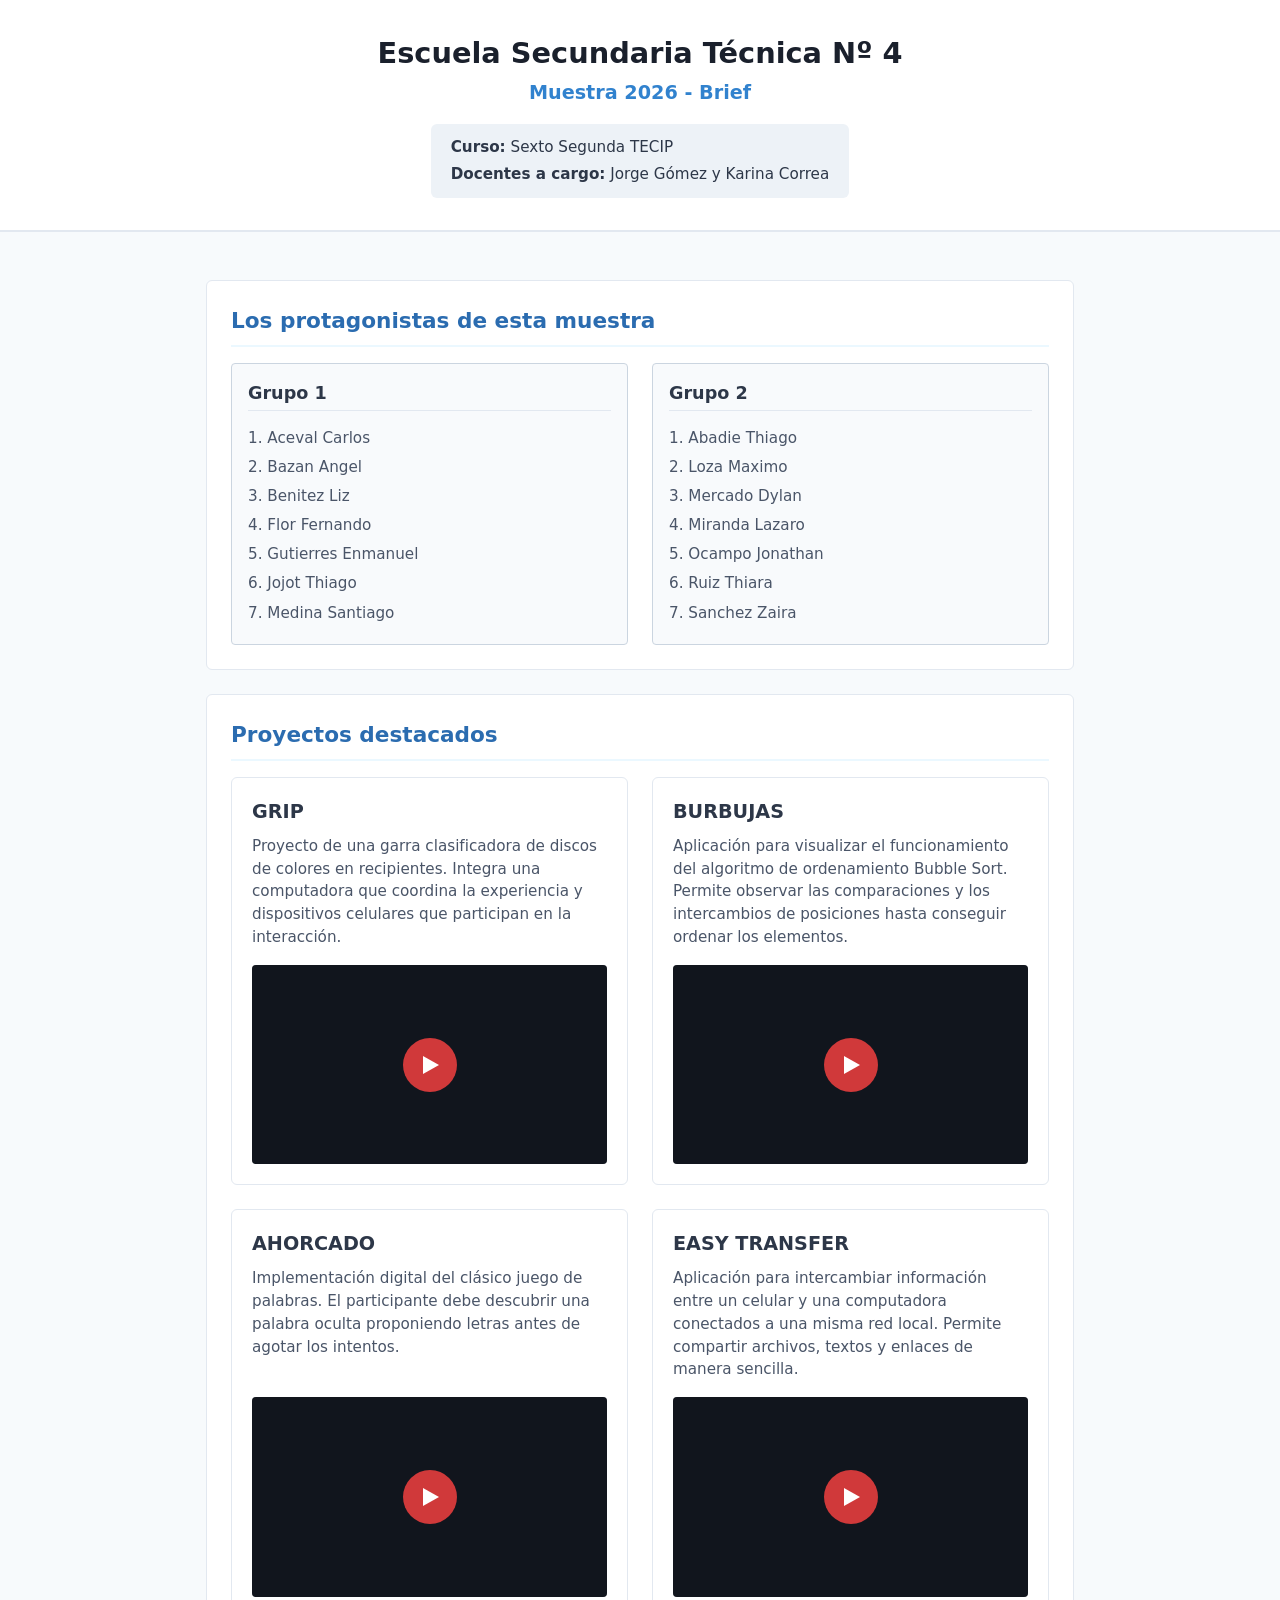
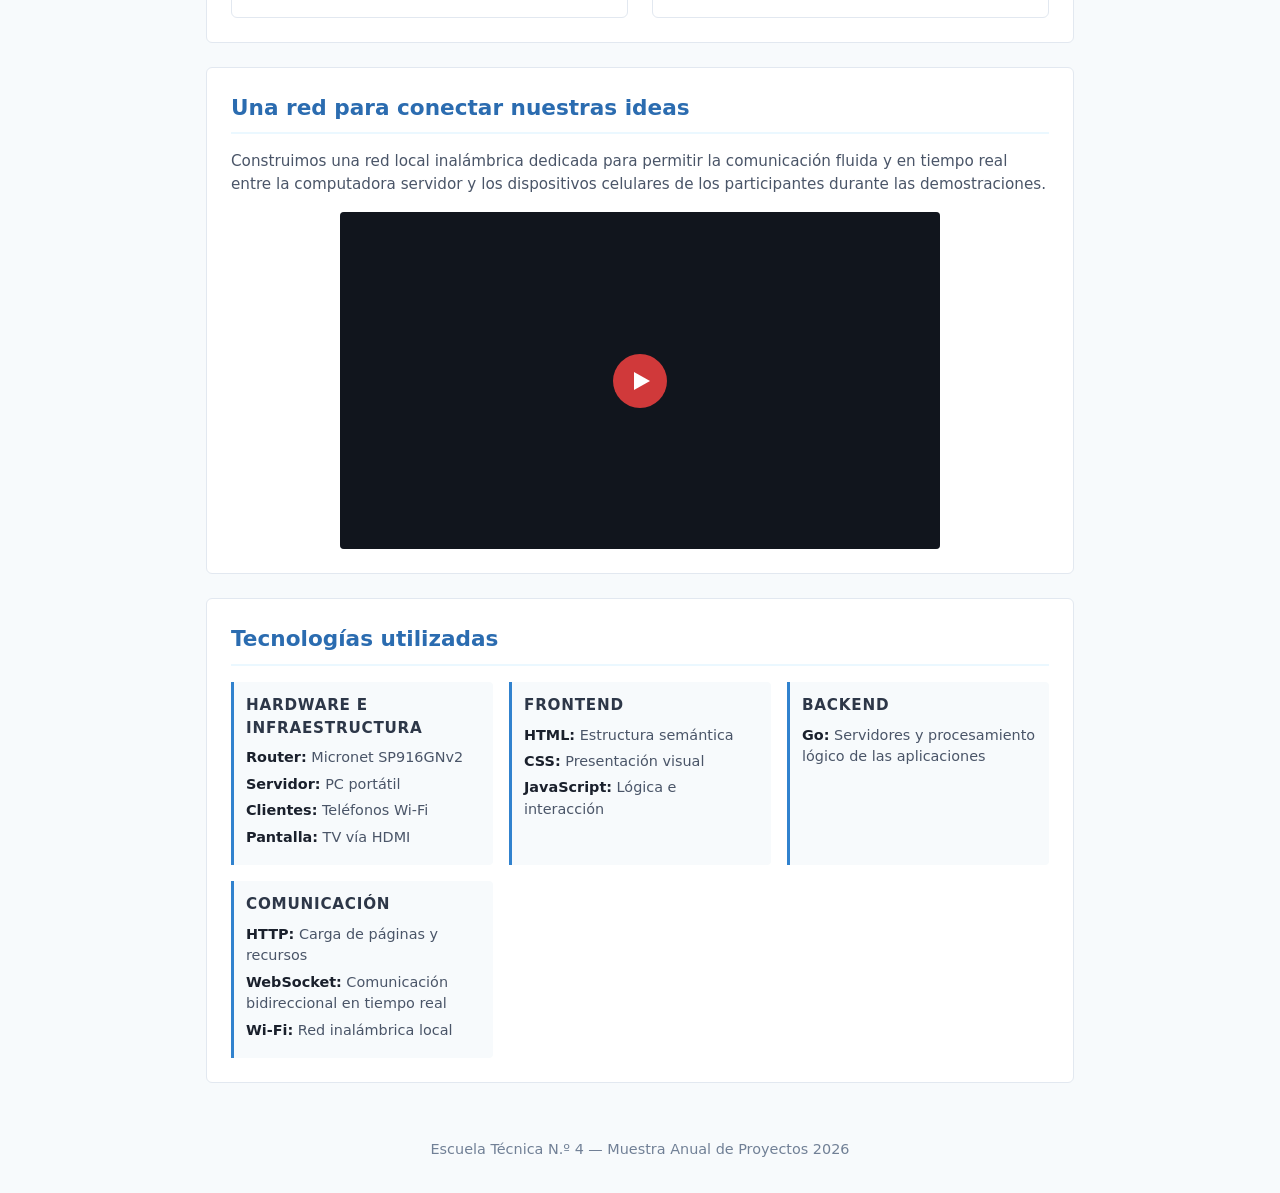
<file: index.html>
<!DOCTYPE html>
<html lang="es">
<head>
    <meta charset="UTF-8">
    <meta name="viewport" content="width=device-width, initial-scale=1.0">
    <title>Muestra Técnica 2026 - Escuela Técnica N.º 4 (Sexto Segunda)</title>

    <style>
        /* ==========================================================================
           1. ESTILOS GLOBALES Y RESET BÁSICO
           ========================================================================== */
        * {
            box-sizing: border-box;
            margin: 0;
            padding: 0;
        }

        body {
            font-family: system-ui, -apple-system, "Segoe UI", Roboto, Helvetica, Arial, sans-serif;
            line-height: 1.5;
            color: #2d3748;
            background-color: #f7fafc;
            padding: 0;
        }

        /* Contenedor principal sin anchos excesivos para legibilidad */
        .container {
            max-width: 900px;
            margin: 0 auto;
            padding: 1.5rem 1rem;
        }

        /* ==========================================================================
           2. ENCABEZADO E INFORMACIÓN INSTITUCIONAL
           ========================================================================== */
        header {
            background-color: #ffffff;
            border-bottom: 2px solid #e2e8f0;
            padding: 2rem 1rem;
            text-align: center;
        }

        .header-title {
            font-size: 1.8rem;
            color: #1a202c;
            margin-bottom: 0.25rem;
        }

        .header-subtitle {
            font-size: 1.2rem;
            color: #3182ce;
            font-weight: 600;
            margin-bottom: 1rem;
        }

        .info-panel {
            display: inline-block;
            background-color: #edf2f7;
            border-radius: 6px;
            padding: 0.75rem 1.25rem;
            font-size: 0.95rem;
            text-align: left;
            max-width: 100%;
        }

        .info-panel p {
            margin-bottom: 0.25rem;
        }

        .info-panel p:last-child {
            margin-bottom: 0;
        }

        /* ==========================================================================
           3. ESTRUCTURA DE SECCIONES Y ENCABEZADOS
           ========================================================================== */
        section {
            background-color: #ffffff;
            border: 1px solid #e2e8f0;
            border-radius: 6px;
            padding: 1.5rem;
            margin-top: 1.5rem;
        }

        .section-title {
            font-size: 1.35rem;
            color: #2b6cb0;
            border-bottom: 2px solid #ebf8ff;
            padding-bottom: 0.5rem;
            margin-bottom: 1rem;
        }

        /* ==========================================================================
           4. SECCIÓN DE ALUMNOS (DISEÑO COMPACTO MULTICOLUMNA)
           ========================================================================== */
        .students-grid {
            display: grid;
            grid-template-columns: repeat(auto-fit, minmax(240px, 1fr));
            gap: 1.5rem;
        }

        .group-box {
            background-color: #f8fafc;
            border: 1px solid #cbd5e0;
            border-radius: 4px;
            padding: 1rem;
        }

        .group-box h3 {
            font-size: 1.1rem;
            color: #2d3748;
            margin-bottom: 0.75rem;
            border-bottom: 1px solid #e2e8f0;
            padding-bottom: 0.25rem;
        }

        .students-list {
            list-style: decimal inside;
            font-size: 0.95rem;
        }

        .students-list li {
            padding: 0.2rem 0;
            color: #4a5568;
        }

        /* ==========================================================================
           5. PROYECTOS Y REPRODUCTORES DE VIDEO LAZY-LOAD
           ========================================================================== */
        .projects-grid {
            display: grid;
            grid-template-columns: repeat(auto-fit, minmax(350px, 1fr));
            gap: 1.5rem;
        }

        @media (max-width: 480px) {
            .projects-grid {
                grid-template-columns: 1fr;
            }
        }

        .project-card {
            background-color: #ffffff;
            border: 1px solid #e2e8f0;
            border-radius: 6px;
            padding: 1.25rem;
            display: flex;
            flex-direction: column;
        }

        .project-title {
            font-size: 1.2rem;
            color: #2d3748;
            margin-bottom: 0.5rem;
        }

        .project-description {
            font-size: 0.95rem;
            color: #4a5568;
            margin-bottom: 1rem;
            flex-grow: 1;
        }

        /* Contenedor del video diferido */
        .video-container {
            position: relative;
            width: 100%;
            padding-top: 56.25%; /* Aspect ratio 16:9 */
            background-color: #1a202c;
            border-radius: 4px;
            overflow: hidden;
        }

        .video-container iframe,
        .video-placeholder {
            position: absolute;
            top: 0;
            left: 0;
            width: 100%;
            height: 100%;
            border: 0;
        }

        .video-placeholder {
            display: flex;
            flex-direction: column;
            align-items: center;
            justify-content: center;
            background-size: cover;
            background-position: center;
            cursor: pointer;
        }

        .video-placeholder::before {
            content: "";
            position: absolute;
            top: 0; left: 0; right: 0; bottom: 0;
            background-color: rgba(0, 0, 0, 0.35);
        }

        .play-button {
            position: relative;
            z-index: 1;
            width: 54px;
            height: 54px;
            background-color: rgba(229, 62, 62, 0.9);
            border-radius: 50%;
            display: flex;
            align-items: center;
            justify-content: center;
        }

        .play-button::after {
            content: "";
            display: block;
            width: 0;
            height: 0;
            border-style: solid;
            border-width: 9px 0 9px 16px;
            border-color: transparent transparent transparent #ffffff;
            margin-left: 3px;
        }

        .video-unconfigured {
            position: absolute;
            top: 0; left: 0; right: 0; bottom: 0;
            background-color: #edf2f7;
            color: #718096;
            display: flex;
            align-items: center;
            justify-content: center;
            font-size: 0.85rem;
            padding: 1rem;
            text-align: center;
            border: 1px dashed #cbd5e0;
        }

        /* ==========================================================================
           6. SECCIÓN TÉCNICA (HARDWARE, FRONTEND, BACKEND, PROTOCOLOS)
           ========================================================================== */
        .tech-grid {
            display: grid;
            grid-template-columns: repeat(auto-fit, minmax(200px, 1fr));
            gap: 1rem;
        }

        .tech-category {
            background-color: #f7fafc;
            border-left: 3px solid #3182ce;
            padding: 0.75rem;
            border-radius: 0 4px 4px 0;
        }

        .tech-category h3 {
            font-size: 0.95rem;
            color: #2d3748;
            margin-bottom: 0.5rem;
            text-transform: uppercase;
            letter-spacing: 0.05em;
        }

        .tech-category ul {
            list-style: none;
            font-size: 0.9rem;
        }

        .tech-category li {
            margin-bottom: 0.3rem;
            color: #4a5568;
        }

        .tech-category li strong {
            color: #1a202c;
        }

        /* ==========================================================================
           7. PIE DE PÁGINA
           ========================================================================== */
        footer {
            text-align: center;
            padding: 2rem 1rem;
            font-size: 0.9rem;
            color: #718096;
        }
    </style>
</head>
<body>

    <!-- ======================================================================= -->
    <!-- ENCABEZADO INSTITUCIONAL                                                -->
    <!-- ======================================================================= -->
    <header>
        <h1 class="header-title" id="inst-nombre">Escuela Técnica N.º 4</h1>
        <div class="header-subtitle" id="inst-evento">Muestra 2026</div>
        <div class="info-panel">
            <p><strong>Curso:</strong> <span id="inst-curso">Sexto Segunda</span></p>
            <p><strong>Docentes a cargo:</strong> <span id="inst-profesores">Cargando...</span></p>
        </div>
    </header>

    <main class="container">

        <!-- =================================================================== -->
        <!-- LISTA DE ALUMNOS (PROTAGONISTAS DE LA MUESTRA)                      -->
        <!-- =================================================================== -->
        <section>
            <h2 class="section-title">Los protagonistas de esta muestra</h2>
            <div class="students-grid">
                <div class="group-box">
                    <h3>Grupo 1</h3>
                    <ol class="students-list" id="lista-grupo-1">
                        <!-- Generado dinámicamente mediante JS -->
                    </ol>
                </div>
                <div class="group-box">
                    <h3>Grupo 2</h3>
                    <ol class="students-list" id="lista-grupo-2">
                        <!-- Generado dinámicamente mediante JS -->
                    </ol>
                </div>
            </div>
        </section>

        <!-- =================================================================== -->
        <!-- PROYECTOS PRESENTADOS                                               -->
        <!-- =================================================================== -->
        <section>
            <h2 class="section-title">Proyectos destacados</h2>
            <div class="projects-grid" id="contenedor-proyectos">
                <!-- Los 4 proyectos se inyectan dinámicamente -->
            </div>
        </section>

        <!-- =================================================================== -->
        <!-- INFRAESTRUCTURA Y RED LOCAL                                         -->
        <!-- =================================================================== -->
        <section>
            <h2 class="section-title" id="red-titulo">Una red para conectar nuestras ideas</h2>
            <p class="project-description" id="red-descripcion" style="margin-bottom: 1rem;"></p>
            <div style="max-width: 600px; margin: 0 auto;">
                <div class="video-container" id="video-red-local">
                    <!-- Reproductor diferido -->
                </div>
            </div>
        </section>

        <!-- =================================================================== -->
        <!-- TECNOLOGÍAS UTILIZADAS                                              -->
        <!-- =================================================================== -->
        <section>
            <h2 class="section-title">Tecnologías utilizadas</h2>
            <div class="tech-grid">
                <div class="tech-category">
                    <h3>Hardware e Infraestructura</h3>
                    <ul>
                        <li><strong>Router:</strong> Micronet SP916GNv2</li>
                        <li><strong>Servidor:</strong> PC portátil</li>
                        <li><strong>Clientes:</strong> Teléfonos Wi-Fi</li>
                        <li><strong>Pantalla:</strong> TV vía HDMI</li>
                    </ul>
                </div>
                <div class="tech-category">
                    <h3>Frontend</h3>
                    <ul>
                        <li><strong>HTML:</strong> Estructura semántica</li>
                        <li><strong>CSS:</strong> Presentación visual</li>
                        <li><strong>JavaScript:</strong> Lógica e interacción</li>
                    </ul>
                </div>
                <div class="tech-category">
                    <h3>Backend</h3>
                    <ul>
                        <li><strong>Go:</strong> Servidores y procesamiento lógico de las aplicaciones</li>
                    </ul>
                </div>
                <div class="tech-category">
                    <h3>Comunicación</h3>
                    <ul>
                        <li><strong>HTTP:</strong> Carga de páginas y recursos</li>
                        <li><strong>WebSocket:</strong> Comunicación bidireccional en tiempo real</li>
                        <li><strong>Wi-Fi:</strong> Red inalámbrica local</li>
                    </ul>
                </div>
            </div>
        </section>

    </main>

    <!-- ======================================================================= -->
    <!-- PIE DE PÁGINA                                                           -->
    <!-- ======================================================================= -->
    <footer>
        <p>Escuela Técnica N.º 4 — Muestra Anual de Proyectos 2026</p>
    </footer>

    <!-- ======================================================================= -->
    <!-- LÓGICA DE CONFIGURACIÓN Y CARGA DIFERIDA DE VIDEOS                      -->
    <!-- ======================================================================= -->
    <script>
        // =====================================================================
        // CONFIGURACIÓN CENTRALIZADA DE LA PÁGINA
        // MODIFICAR SOLAMENTE ESTA SECCIÓN PARA ACTUALIZAR DATOS
        // =====================================================================

        const CONFIGURACION = {
            // 1. DATOS INSTITUCIONALES Y DOCENTES
            institucion: "Escuela Secundaria Técnica Nº 4",
            evento: "Muestra 2026 - Brief",
            curso: "Sexto Segunda TECIP",
            profesores: ["Jorge Gómez", "Karina Correa"],

            // 2. IDENTIFICADORES DE YOUTUBE (Reemplazar "PEGAR_ID_..." por el ID real de 11 caracteres)
            youtubeIDs: {
                grip: "NRZCHvAS1DY",
                burbujas: "WXPdKP3y8YY",
                ahorcado: "WShOM1lMik0",
                transfer: "YkxHrqGDL1Q",
                redLocal: "jpyz2qIGE2M"
            },

            // 3. LISTA DE ALUMNOS (Exactamente 18 espacios. Asignar grupo 1 o 2 a cada uno)
            alumnos: [
                { nombre: "Aceval Carlos", grupo: 1 },
                { nombre: "Bazan Angel", grupo: 1 },
                { nombre: "Benitez Liz", grupo: 1 },
                { nombre: "Flor Fernando", grupo: 1 },
                { nombre: "Gutierres Enmanuel", grupo: 1 },
                { nombre: "Jojot Thiago", grupo: 1 },
                { nombre: "Medina Santiago", grupo: 1 },
                { nombre: "Abadie Thiago", grupo: 2 },
                { nombre: "Loza Maximo", grupo: 2 },
                { nombre: "Mercado Dylan", grupo: 2 },
                { nombre: "Miranda Lazaro", grupo: 2 },
                { nombre: "Ocampo Jonathan", grupo: 2 },
                { nombre: "Ruiz Thiara", grupo: 2 },
                { nombre: "Sanchez Zaira", grupo: 2 },

            ],

            // 4. DESCRIPCIONES DE LOS PROYECTOS
            proyectos: [
                {
                    idKey: "grip",
                    nombre: "GRIP",
                    descripcion: "Proyecto de una garra clasificadora de discos de colores en recipientes. Integra una computadora que coordina la experiencia y dispositivos celulares que participan en la interacción."
                },
                {
                    idKey: "burbujas",
                    nombre: "BURBUJAS",
                    descripcion: "Aplicación para visualizar el funcionamiento del algoritmo de ordenamiento Bubble Sort. Permite observar las comparaciones y los intercambios de posiciones hasta conseguir ordenar los elementos."
                },
                {
                    idKey: "ahorcado",
                    nombre: "AHORCADO",
                    descripcion: "Implementación digital del clásico juego de palabras. El participante debe descubrir una palabra oculta proponiendo letras antes de agotar los intentos."
                },
                {
                    idKey: "transfer",
                    nombre: "EASY TRANSFER",
                    descripcion: "Aplicación para intercambiar información entre un celular y una computadora conectados a una misma red local. Permite compartir archivos, textos y enlaces de manera sencilla."
                }
            ],

            // 5. DATOS DE LA RED LOCAL
            redLocal: {
                titulo: "Una red para conectar nuestras ideas",
                descripcion: "Construimos una red local inalámbrica dedicada para permitir la comunicación fluida y en tiempo real entre la computadora servidor y los dispositivos celulares de los participantes durante las demostraciones."
            }
        };

        // =====================================================================
        // LÓGICA DE INICIALIZACIÓN Y RENDERIZADO
        // =====================================================================

        document.addEventListener("DOMContentLoaded", () => {
            cargarDatosInstitucionales();
            cargarListaAlumnos();
            cargarProyectos();
            cargarSeccionRedLocal();
        });

        // Carga los encabezados y datos de profesores
        function cargarDatosInstitucionales() {
            document.getElementById("inst-nombre").textContent = CONFIGURACION.institucion;
            document.getElementById("inst-evento").textContent = CONFIGURACION.evento;
            document.getElementById("inst-curso").textContent = CONFIGURACION.curso;
            document.getElementById("inst-profesores").textContent = CONFIGURACION.profesores.join(" y ");
        }

        // Divide y presenta la lista de alumnos en Grupo 1 y Grupo 2
        function cargarListaAlumnos() {
            const ulG1 = document.getElementById("lista-grupo-1");
            const ulG2 = document.getElementById("lista-grupo-2");

            CONFIGURACION.alumnos.forEach(alumno => {
                const li = document.createElement("li");
                li.textContent = alumno.nombre;
                if (alumno.grupo === 1) {
                    ulG1.appendChild(li);
                } else {
                    ulG2.appendChild(li);
                }
            });
        }

        // Genera las tarjetas de los 4 proyectos principales
        function cargarProyectos() {
            const contenedor = document.getElementById("contenedor-proyectos");

            CONFIGURACION.proyectos.forEach(p => {
                const card = document.createElement("article");
                card.className = "project-card";

                const videoId = CONFIGURACION.youtubeIDs[p.idKey];

                card.innerHTML = `
                    <h3 class="project-title">${p.nombre}</h3>
                    <p class="project-description">${p.descripcion}</p>
                    <div class="video-container" id="video-container-${p.idKey}"></div>
                `;

                contenedor.appendChild(card);
                crearReproductorDiferido(`video-container-${p.idKey}`, videoId, p.nombre);
            });
        }

        // Carga la sección descriptiva del quinto video (Red Local)
        function cargarSeccionRedLocal() {
            document.getElementById("red-titulo").textContent = CONFIGURACION.redLocal.titulo;
            document.getElementById("red-descripcion").textContent = CONFIGURACION.redLocal.descripcion;
            crearReproductorDiferido("video-red-local", CONFIGURACION.youtubeIDs.redLocal, CONFIGURACION.redLocal.titulo);
        }

        // =====================================================================
        // SISTEMA DE CARGA DIFERIDA DE VIDEOS YOUTUBE (LAZY-LOADING)
        // Evita cargar iframes pesados al inicio; inserta el iframe solo tras el clic.
        // =====================================================================

        function crearReproductorDiferido(containerId, videoId, tituloProyecto) {
            const container = document.getElementById(containerId);
            if (!container) return;

            // Si el ID no ha sido configurado aún, muestra un aviso discreto
            if (!videoId || videoId.includes("PEGAR_ID")) {
                container.innerHTML = `<div class="video-unconfigured">Video de «${tituloProyecto}» no configurado aún.</div>`;
                return;
            }

            // Crear el elemento thumbnail reservado
            const placeholder = document.createElement("div");
            placeholder.className = "video-placeholder";
            // Usa la imagen de vista previa oficial de YouTube
            placeholder.style.backgroundImage = `url('https://img.youtube.com/vi/${videoId}/hqdefault.jpg')`;

            const playBtn = document.createElement("div");
            playBtn.className = "play-button";
            placeholder.appendChild(playBtn);

            // Al hacer clic, se reemplaza la imagen por el iframe interactivo
            placeholder.addEventListener("click", () => {
                const iframe = document.createElement("iframe");
                iframe.setAttribute("src", `https://www.youtube.com/embed/${videoId}?autoplay=1`);
                iframe.setAttribute("title", `Video sobre ${tituloProyecto}`);
                iframe.setAttribute("allow", "accelerometer; autoplay; clipboard-write; encrypted-media; gyroscope; picture-in-picture");
                iframe.setAttribute("allowfullscreen", "true");
                iframe.setAttribute("loading", "lazy");

                container.innerHTML = "";
                container.appendChild(iframe);
            });

            container.appendChild(placeholder);
        }
    </script>
</body>
</html>
</file>
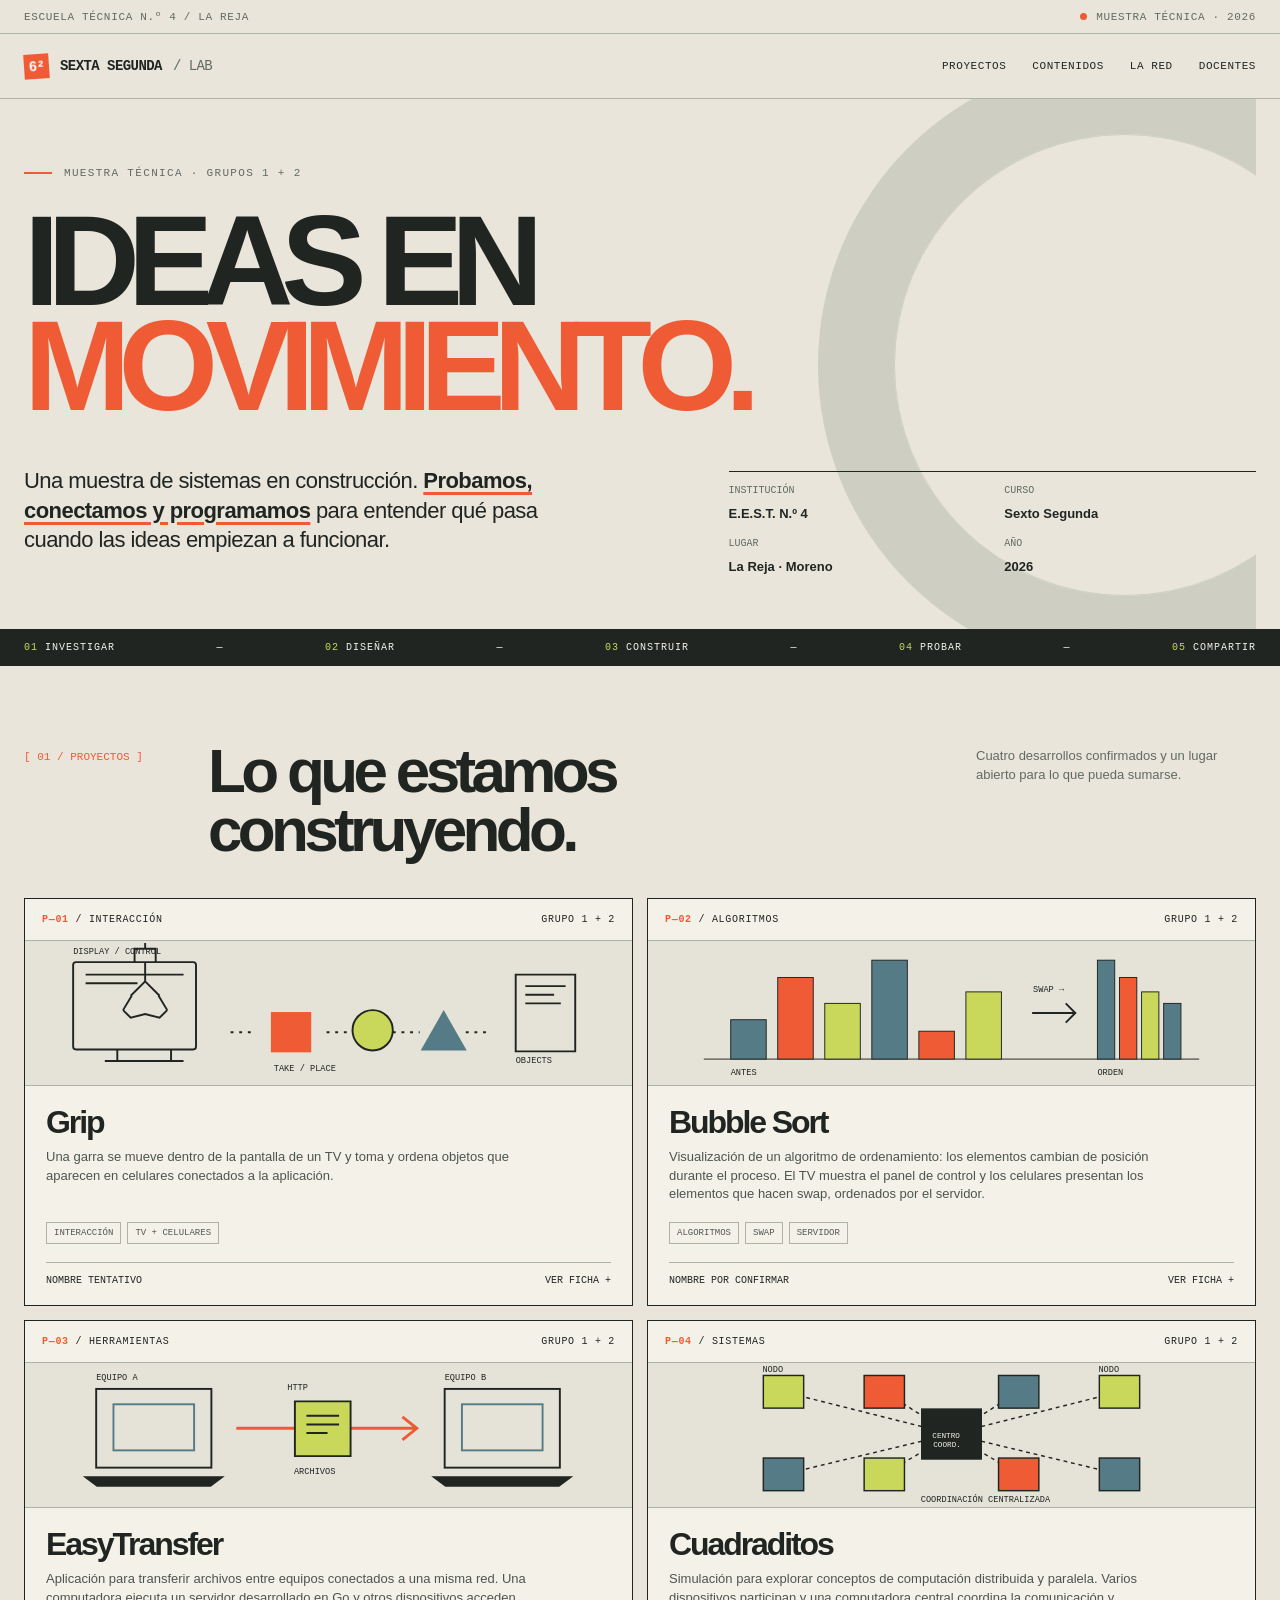
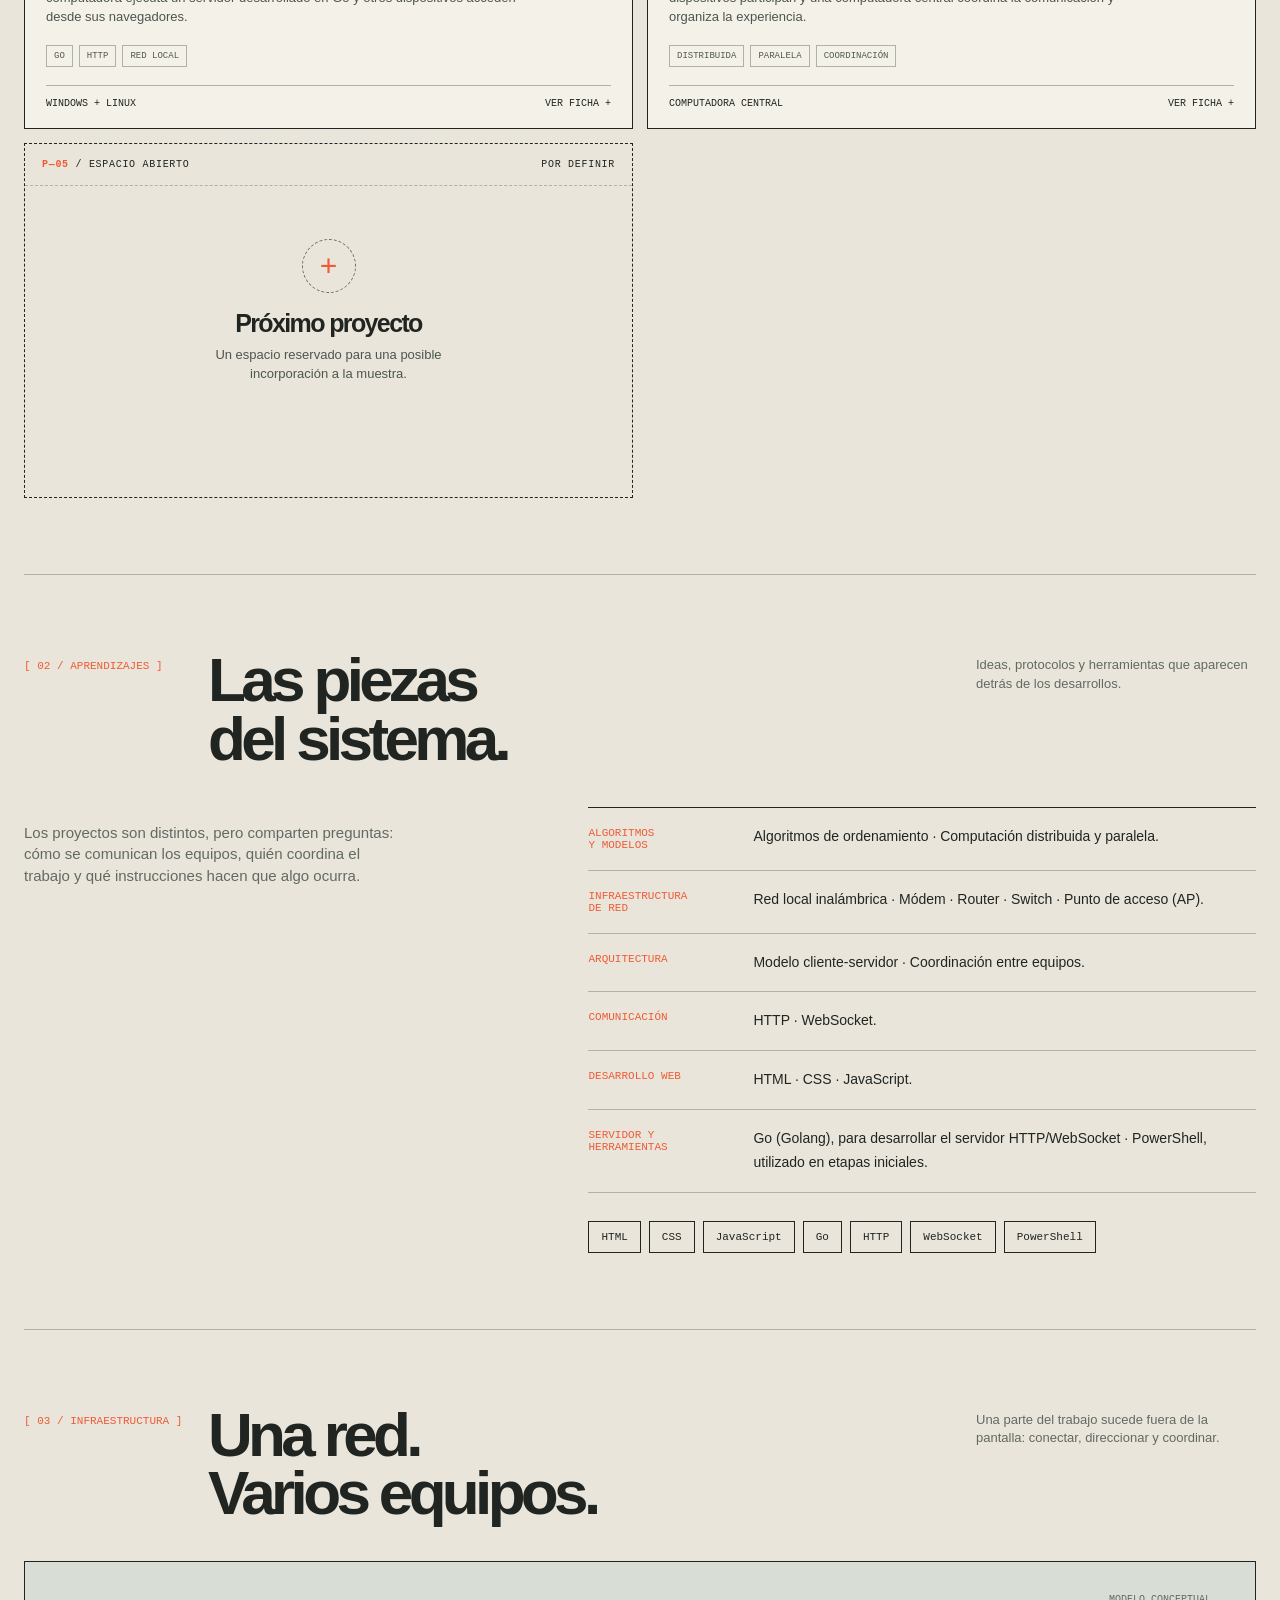
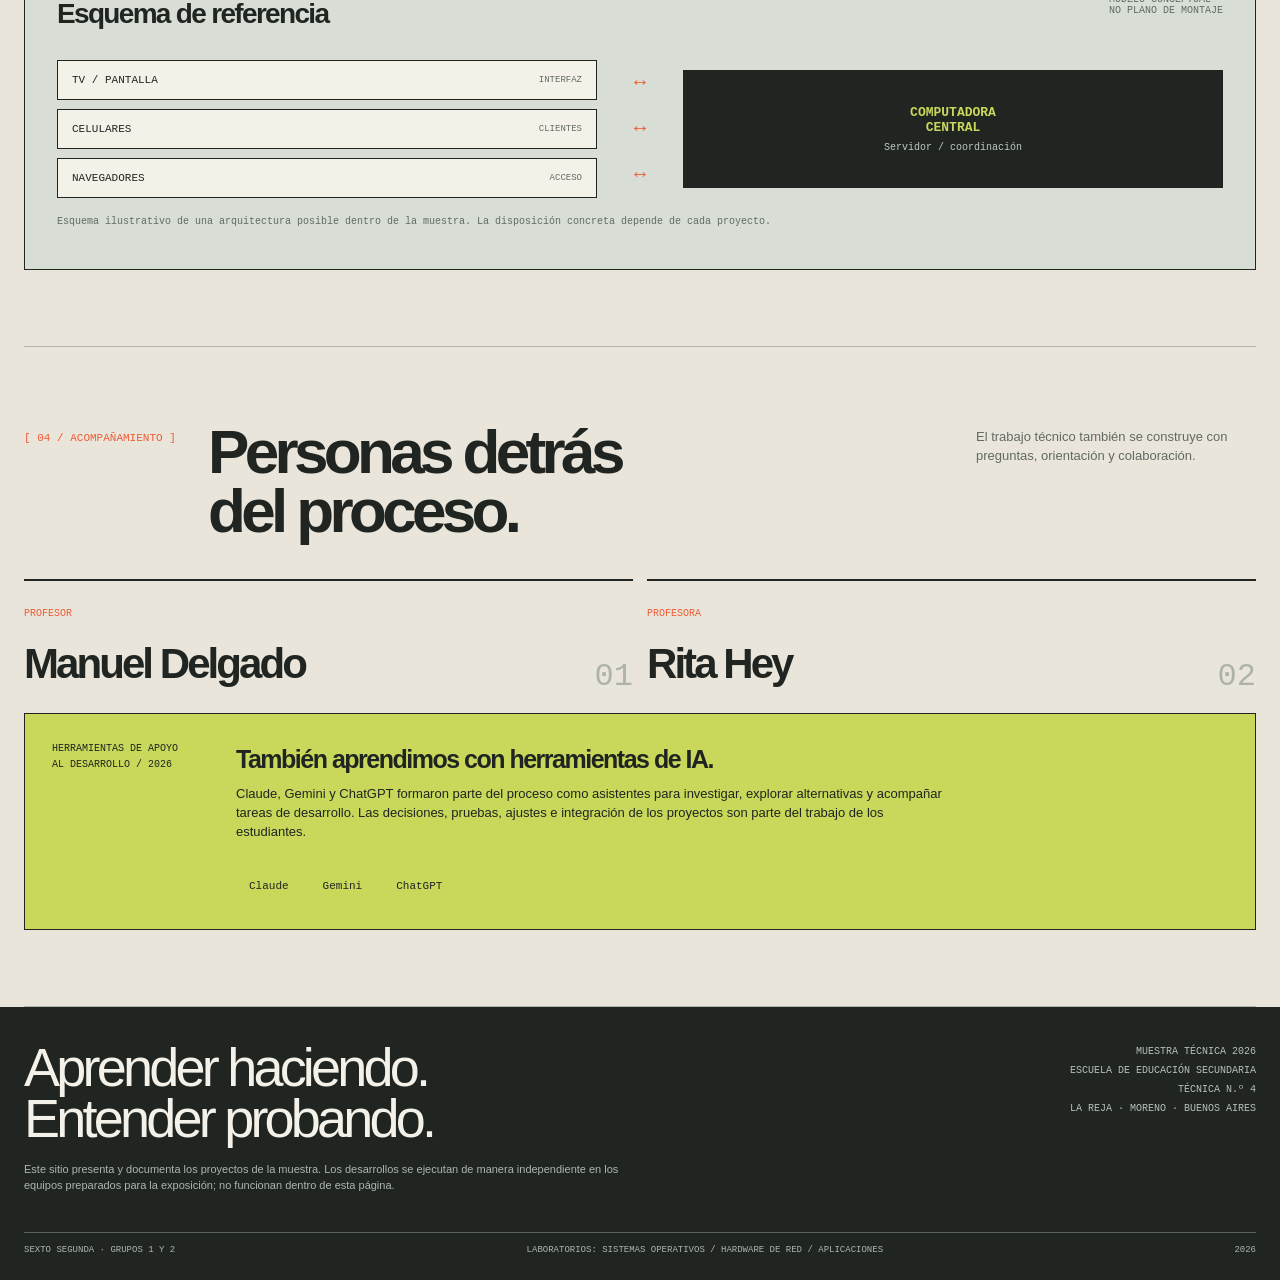
<file: m22.html>
<!doctype html>
<html lang="es">
<head>
<meta charset="utf-8">
<meta name="viewport" content="width=device-width, initial-scale=1">
<meta name="theme-color" content="#e9e5da">
<title>Sexto Segunda · Muestra Técnica 2026</title>
<style>
:root{
  --paper:#e9e5da;--paper2:#f4f1e9;--ink:#202522;--muted:#626a63;
  --line:#aeb3a8;--orange:#ef5b35;--lime:#c9d85a;--blue:#557b86;
  --mono:"SFMono-Regular",Consolas,"Liberation Mono",monospace;
  --sans:Arial,Helvetica,sans-serif;
}
*{box-sizing:border-box}
html{scroll-behavior:smooth}
body{margin:0;background:var(--paper);color:var(--ink);font-family:var(--sans);line-height:1.45}
a{color:inherit;text-decoration:none}
button{font:inherit}
.wrap{width:min(1240px,calc(100% - 48px));margin:auto}
.topline{height:34px;border-bottom:1px solid var(--line);display:flex;align-items:center;justify-content:space-between;font:11px var(--mono);letter-spacing:.06em;text-transform:uppercase;color:var(--muted)}
.topline .live{display:flex;gap:9px;align-items:center}.dot{width:7px;height:7px;background:var(--orange);border-radius:50%;display:inline-block}
header{position:sticky;top:0;z-index:20;background:rgba(233,229,218,.94);backdrop-filter:blur(10px);border-bottom:1px solid var(--line)}
.nav{height:64px;display:flex;align-items:center;justify-content:space-between;gap:24px}
.brand{font:700 14px var(--mono);letter-spacing:-.04em;display:flex;align-items:center;gap:11px}
.brandmark{width:25px;height:25px;background:var(--orange);display:grid;place-items:center;color:#fff;font:700 14px var(--mono);transform:rotate(-4deg)}
nav{display:flex;gap:26px;font:11px var(--mono);text-transform:uppercase;letter-spacing:.05em}
nav a{padding:8px 0;border-bottom:1px solid transparent}nav a:hover{border-color:var(--orange)}
.menu{display:none;background:none;border:1px solid var(--line);padding:8px 10px;font:11px var(--mono);text-transform:uppercase}
.hero{padding:68px 0 52px;position:relative;overflow:hidden}
.hero:after{content:"";position:absolute;right:-100px;top:35px;width:460px;height:460px;border:1px solid #b8bdb1;border-radius:50%;box-shadow:0 0 0 32px transparent,0 0 0 33px #b8bdb1,0 0 0 75px transparent,0 0 0 76px #b8bdb1;opacity:.55;pointer-events:none}
.kicker{font:11px var(--mono);text-transform:uppercase;letter-spacing:.12em;color:var(--muted);display:flex;align-items:center;gap:12px}
.kicker:before{content:"";width:28px;height:2px;background:var(--orange)}
.hero h1{font-size:clamp(58px,10vw,132px);line-height:.82;letter-spacing:-.095em;margin:30px 0 25px;max-width:920px;font-weight:800;position:relative;z-index:1}
.hero h1 span{color:var(--orange)}
.hero-bottom{display:grid;grid-template-columns:1.1fr .9fr;gap:60px;align-items:end;position:relative;z-index:1}
.intro{font-size:clamp(17px,2vw,22px);max-width:570px;line-height:1.35;letter-spacing:-.025em}
.intro strong{font-weight:700;text-decoration:underline;text-decoration-color:var(--orange);text-decoration-thickness:3px;text-underline-offset:4px}
.hero-meta{display:grid;grid-template-columns:1fr 1fr;border-top:1px solid var(--ink);gap:14px 24px;padding-top:13px}
.meta-label{font:10px var(--mono);text-transform:uppercase;color:var(--muted);display:block;margin-bottom:5px}
.meta-value{font-size:13px;font-weight:700}
.ticker{background:var(--ink);color:var(--paper2);overflow:hidden;border-top:1px solid var(--ink);border-bottom:1px solid var(--ink)}
.ticker-inner{display:flex;align-items:center;justify-content:space-between;gap:20px;padding:12px 0;font:10px var(--mono);text-transform:uppercase;letter-spacing:.1em;white-space:nowrap}
.ticker b{color:var(--lime);font-weight:400}
.section{padding:76px 0;border-bottom:1px solid var(--line)}
.section-head{display:grid;grid-template-columns:160px 1fr auto;gap:24px;align-items:start;margin-bottom:38px}
.index{font:11px var(--mono);color:var(--orange);padding-top:9px}
.section h2{font-size:clamp(35px,5vw,62px);letter-spacing:-.075em;line-height:.95;margin:0;font-weight:750}
.section-deck{max-width:280px;color:var(--muted);font-size:13px;margin:5px 0 0}
.project-grid{display:grid;grid-template-columns:1fr 1fr;gap:14px}
.project{background:var(--paper2);border:1px solid var(--ink);min-height:355px;display:flex;flex-direction:column;position:relative;overflow:hidden;transition:transform .2s}
.project:hover{transform:translateY(-3px)}
.project-top{display:flex;justify-content:space-between;align-items:center;padding:15px 17px;border-bottom:1px solid var(--line);font:10px var(--mono);text-transform:uppercase;letter-spacing:.07em}
.project-top .number{color:var(--orange)}
.project-art{height:145px;position:relative;display:flex;align-items:center;justify-content:center;border-bottom:1px solid var(--line);overflow:hidden;background-color:#e5e2d8}
.project-art svg{width:100%;height:100%;max-height:150px}
.project-body{padding:20px 21px 19px;display:flex;flex-direction:column;flex:1}
.project h3{font-size:32px;line-height:1;letter-spacing:-.065em;margin:0 0 10px}
.project p{font-size:13px;color:#4d554f;max-width:490px;margin:0 0 18px}
.tags{display:flex;flex-wrap:wrap;gap:6px;margin-top:auto}
.tag{font:9px var(--mono);text-transform:uppercase;border:1px solid #aeb3a8;padding:5px 7px;color:#505851}
.project-foot{display:flex;align-items:center;justify-content:space-between;margin-top:18px;padding-top:12px;border-top:1px solid var(--line);font:10px var(--mono);text-transform:uppercase}
.arrow{font-size:17px;color:var(--orange)}
.project.reserved{border-style:dashed;background:transparent;min-height:355px;justify-content:center;align-items:center;text-align:center}
.reserved .plus{width:54px;height:54px;border:1px dashed var(--muted);border-radius:50%;display:grid;place-items:center;font-size:30px;color:var(--orange);margin-bottom:18px}
.reserved h3{font-size:25px}.reserved p{max-width:230px}
.reserved .project-top{position:absolute;top:0;left:0;right:0;border-bottom:1px dashed var(--line)}
.detail{display:none;padding:0 21px 20px;background:var(--paper2)}
.project.open .detail{display:block}
.detail-inner{border-top:1px solid var(--ink);padding-top:15px;display:grid;grid-template-columns:1fr 1fr;gap:20px}
.detail h4{font:10px var(--mono);text-transform:uppercase;color:var(--orange);margin:0 0 7px}
.detail p{font-size:12px;margin:0;color:#4d554f}
.toggle{border:0;background:none;padding:0;color:var(--ink);font:10px var(--mono);text-transform:uppercase;cursor:pointer}
.toggle:hover{color:var(--orange)}
.topic-layout{display:grid;grid-template-columns:1fr 1.35fr;gap:70px}
.topic-intro{max-width:370px;color:var(--muted);font-size:15px}
.topic-list{border-top:1px solid var(--ink)}
.topic{display:grid;grid-template-columns:145px 1fr;gap:20px;padding:17px 0;border-bottom:1px solid var(--line)}
.topic h3{font:11px var(--mono);text-transform:uppercase;margin:2px 0;color:var(--orange)}
.topic p{margin:0;font-size:14px;line-height:1.7}
.tool-strip{display:flex;flex-wrap:wrap;gap:8px;margin-top:28px}
.tool{padding:9px 12px;border:1px solid var(--ink);font:11px var(--mono);background:transparent}
.tool.ai{background:var(--lime);border-color:var(--lime)}
.network{background:#d8ded6;padding:32px;border:1px solid var(--ink);position:relative}
.network-head{display:flex;justify-content:space-between;align-items:start;gap:20px;margin-bottom:25px}
.network-head h3{font-size:28px;letter-spacing:-.06em;margin:0}
.network-head span{font:10px var(--mono);text-transform:uppercase;color:var(--muted)}
.diagram{display:grid;grid-template-columns:1fr 70px 1fr;align-items:center;gap:8px}
.device-stack{display:grid;gap:9px}
.device{border:1px solid var(--ink);background:var(--paper2);padding:13px 14px;display:flex;align-items:center;justify-content:space-between;font:11px var(--mono);text-transform:uppercase}
.device small{font:9px var(--mono);color:var(--muted)}
.server{background:var(--ink);color:var(--paper2);padding:23px 16px;text-align:center;min-height:118px;display:flex;flex-direction:column;justify-content:center;gap:7px}
.server strong{font:700 13px var(--mono);color:var(--lime)}
.server small{font:10px var(--mono);color:#c2c9bf}
.link-lines{height:100%;display:flex;flex-direction:column;justify-content:space-around;align-items:center;color:var(--orange);font:20px var(--mono)}
.caption{font:10px var(--mono);color:var(--muted);margin-top:18px}
.ai-note{display:grid;grid-template-columns:160px 1fr;gap:24px;padding:27px;background:var(--lime);border:1px solid var(--ink);margin-top:18px}
.ai-note .stamp{font:10px var(--mono);text-transform:uppercase;line-height:1.6}
.ai-note h3{font-size:25px;letter-spacing:-.06em;margin:0 0 8px}
.ai-note p{font-size:13px;max-width:720px;margin:0}
.people{display:grid;grid-template-columns:1fr 1fr;gap:14px}
.person{border-top:2px solid var(--ink);padding:18px 0 0;display:flex;justify-content:space-between;align-items:end}
.person .role{font:10px var(--mono);text-transform:uppercase;color:var(--orange)}
.person h3{font-size:clamp(25px,4vw,42px);letter-spacing:-.07em;margin:12px 0 0}
.person .mark{font:32px var(--mono);color:var(--line)}
.footer{background:var(--ink);color:var(--paper2);padding:35px 0 25px}
.footer-top{display:flex;justify-content:space-between;gap:30px;align-items:start}
.footer-title{font-size:clamp(28px,5vw,54px);letter-spacing:-.07em;line-height:.95;max-width:550px}
.footer-meta{font:10px var(--mono);line-height:1.9;text-transform:uppercase;color:#b8c0b7;text-align:right}
.footer-bottom{border-top:1px solid #59625a;margin-top:38px;padding-top:12px;display:flex;justify-content:space-between;font:9px var(--mono);text-transform:uppercase;color:#aeb6ad}
.smallprint{color:#aeb6ad;font-size:11px;margin-top:18px;max-width:600px}
@media(max-width:760px){
 .wrap{width:min(100% - 32px,600px)}
 .topline{font-size:9px}.nav{height:57px}nav{display:none;position:absolute;top:57px;left:0;right:0;background:var(--paper);padding:18px 22px 22px;border-bottom:1px solid var(--ink);flex-direction:column;gap:12px}nav.show{display:flex}.menu{display:block}
 .hero{padding:52px 0 38px}.hero:after{right:-290px;top:70px;width:360px;height:360px}.hero h1{font-size:clamp(58px,17vw,100px);margin:27px 0 24px}
 .hero-bottom{grid-template-columns:1fr;gap:30px}.intro{font-size:18px}
 .ticker-inner{justify-content:flex-start;gap:30px;overflow:hidden}
 .section{padding:55px 0}.section-head{grid-template-columns:45px 1fr;gap:12px;margin-bottom:27px}.section-deck{grid-column:2;max-width:340px}
 .project-grid{grid-template-columns:1fr}.project{min-height:330px}.project.reserved{min-height:270px}
 .topic-layout{grid-template-columns:1fr;gap:28px}.topic{grid-template-columns:105px 1fr;gap:12px}
 .network{padding:20px 14px}.network-head h3{font-size:23px}.diagram{grid-template-columns:1fr 32px 1fr;gap:4px}.device{padding:10px 7px;font-size:9px;display:block}.device small{display:block;margin-top:4px}.server{padding:12px 5px;min-height:105px}.server strong{font-size:10px}.server small{font-size:8px}.link-lines{font-size:14px}
 .ai-note{grid-template-columns:1fr;gap:12px;padding:20px}.people{grid-template-columns:1fr;gap:28px}
 .footer-top{display:block}.footer-meta{text-align:left;margin-top:24px}.footer-bottom{gap:15px;flex-wrap:wrap}
}
@media(prefers-reduced-motion:reduce){html{scroll-behavior:auto}*,*:before,*:after{transition:none!important}}
</style>
</head>
<body>
<div class="topline"><div class="wrap" style="display:flex;justify-content:space-between"><span>Escuela Técnica N.º 4 / La Reja</span><span class="live"><i class="dot"></i> Muestra técnica · 2026</span></div></div>
<header>
 <div class="wrap nav">
  <a class="brand" href="#inicio"><span class="brandmark">6²</span> SEXTA SEGUNDA <span style="color:var(--muted);font-weight:400">/ LAB</span></a>
  <nav id="nav"><a href="#proyectos">Proyectos</a><a href="#contenidos">Contenidos</a><a href="#red">La red</a><a href="#equipo">Docentes</a></nav>
  <button class="menu" id="menu" aria-expanded="false" aria-controls="nav">Menú +</button>
 </div>
</header>
<main id="inicio">
<section class="hero wrap">
 <div class="kicker">Muestra técnica · Grupos 1 + 2</div>
 <h1>IDEAS EN<br><span>MOVIMIENTO.</span></h1>
 <div class="hero-bottom">
  <p class="intro">Una muestra de sistemas en construcción. <strong>Probamos, conectamos y programamos</strong> para entender qué pasa cuando las ideas empiezan a funcionar.</p>
  <div class="hero-meta">
   <div><span class="meta-label">Institución</span><span class="meta-value">E.E.S.T. N.º 4</span></div>
   <div><span class="meta-label">Curso</span><span class="meta-value">Sexto Segunda</span></div>
   <div><span class="meta-label">Lugar</span><span class="meta-value">La Reja · Moreno</span></div>
   <div><span class="meta-label">Año</span><span class="meta-value">2026</span></div>
  </div>
 </div>
</section>
<div class="ticker"><div class="wrap ticker-inner"><span><b>01</b> investigar</span><span>—</span><span><b>02</b> diseñar</span><span>—</span><span><b>03</b> construir</span><span>—</span><span><b>04</b> probar</span><span>—</span><span><b>05</b> compartir</span></div></div>

<section class="section wrap" id="proyectos">
 <div class="section-head"><div class="index">[ 01 / PROYECTOS ]</div><h2>Lo que estamos<br>construyendo.</h2><p class="section-deck">Cuatro desarrollos confirmados y un lugar abierto para lo que pueda sumarse.</p></div>
 <div class="project-grid">
  <article class="project" id="grip">
   <div class="project-top"><span><b class="number">P—01</b> / Interacción</span><span>Grupo 1 + 2</span></div>
   <div class="project-art">
    <svg viewBox="0 0 600 150" role="img" aria-label="Ilustración abstracta de una garra y objetos">
     <g fill="none" stroke="#202522" stroke-width="2">
      <rect x="34" y="22" width="128" height="91" rx="3"/><path d="M47 35h102M47 44h54"/><path d="M80 113v12m56-12v12M67 125h82"/>
      <path d="M98 22V8h22v14m-11-14V2"/><path d="M109 22v20l-15 15m15-15 15 15"/>
      <path d="M95 57l-9 15m37-15 9 15"/><path d="M86 72l8 8 15-4 15 4 8-8"/>
      <rect x="240" y="74" width="42" height="42" fill="#ef5b35" stroke="none"/><circle cx="346" cy="93" r="21" fill="#c9d85a"/><path d="M420 72l24 42h-48z" fill="#557b86" stroke="none"/>
      <path d="M198 95h25m75 0h25m44 0h28m48 0h24" stroke-dasharray="3 6"/>
      <path d="M495 35h62v80h-62z"/><path d="M505 47h42m-42 9h30m-30 9h37"/>
     </g>
     <g fill="#202522" font-family="monospace" font-size="9"><text x="34" y="14">DISPLAY / CONTROL</text><text x="495" y="127">OBJECTS</text><text x="243" y="135">TAKE / PLACE</text></g>
    </svg>
   </div>
   <div class="project-body"><h3>Grip</h3><p>Una garra se mueve dentro de la pantalla de un TV y toma y ordena objetos que aparecen en celulares conectados a la aplicación.</p><div class="tags"><span class="tag">Interacción</span><span class="tag">TV + celulares</span></div><div class="project-foot"><span>Nombre tentativo</span><button class="toggle" aria-expanded="false">Ver ficha +</button></div></div>
   <div class="detail"><div class="detail-inner"><div><h4>La experiencia</h4><p>La propuesta conecta una pantalla principal con celulares que participan de la experiencia. Los detalles de implementación se documentarán cuando estén definidos.</p></div><div><h4>En la muestra</h4><p>Una experiencia de interacción con objetos digitales. El sitio presenta el proyecto; la aplicación se ejecuta por separado.</p></div></div></div>
  </article>
  <article class="project" id="bubble">
   <div class="project-top"><span><b class="number">P—02</b> / Algoritmos</span><span>Grupo 1 + 2</span></div>
   <div class="project-art">
    <svg viewBox="0 0 600 150" role="img" aria-label="Barras de distintas alturas ordenándose">
     <g stroke="#202522" stroke-width="1">
      <path d="M42 123H558" fill="none"/>
      <rect x="70" y="82" width="37" height="41" fill="#557b86"/><rect x="119" y="38" width="37" height="85" fill="#ef5b35"/><rect x="168" y="65" width="37" height="58" fill="#c9d85a"/><rect x="217" y="20" width="37" height="103" fill="#557b86"/><rect x="266" y="94" width="37" height="29" fill="#ef5b35"/><rect x="315" y="53" width="37" height="70" fill="#c9d85a"/>
      <path d="M384 75h45m-10-10 10 10-10 10" fill="none" stroke="#202522" stroke-width="2"/>
      <rect x="452" y="20" width="18" height="103" fill="#557b86"/><rect x="475" y="38" width="18" height="85" fill="#ef5b35"/><rect x="498" y="53" width="18" height="70" fill="#c9d85a"/><rect x="521" y="65" width="18" height="58" fill="#557b86"/>
     </g><g fill="#202522" font-family="monospace" font-size="9"><text x="70" y="140">ANTES</text><text x="452" y="140">ORDEN</text><text x="385" y="53">SWAP →</text></g>
    </svg>
   </div>
   <div class="project-body"><h3>Bubble Sort</h3><p>Visualización de un algoritmo de ordenamiento: los elementos cambian de posición durante el proceso. El TV muestra el panel de control y los celulares presentan los elementos que hacen swap, ordenados por el servidor.</p><div class="tags"><span class="tag">Algoritmos</span><span class="tag">Swap</span><span class="tag">Servidor</span></div><div class="project-foot"><span>Nombre por confirmar</span><button class="toggle" aria-expanded="false">Ver ficha +</button></div></div>
   <div class="detail"><div class="detail-inner"><div><h4>Qué se observa</h4><p>El intercambio de posiciones entre elementos permite seguir visualmente el proceso de ordenamiento.</p></div><div><h4>Dispositivos</h4><p>Panel de control en el TV y elementos distribuidos en celulares. La coordinación del ordenamiento corresponde al servidor.</p></div></div></div>
  </article>
  <article class="project" id="easytransfer">
   <div class="project-top"><span><b class="number">P—03</b> / Herramientas</span><span>Grupo 1 + 2</span></div>
   <div class="project-art">
    <svg viewBox="0 0 600 150" role="img" aria-label="Transferencia de archivos entre dos equipos">
     <g fill="none" stroke="#202522" stroke-width="2">
      <rect x="58" y="27" width="120" height="82"/><path d="M47 119h142l-12 9H59z" fill="#202522"/><rect x="76" y="43" width="84" height="48" stroke="#557b86"/>
      <rect x="421" y="27" width="120" height="82"/><path d="M410 119h142l-12 9H422z" fill="#202522"/><rect x="439" y="43" width="84" height="48" stroke="#557b86"/>
      <path d="M204 68h188m-15-12 15 12-15 12" stroke="#ef5b35" stroke-width="3"/>
      <path d="M265 40h58v57h-58z" fill="#c9d85a"/><path d="M277 55h34m-34 9h34m-34 9h22" />
     </g><g fill="#202522" font-family="monospace" font-size="9"><text x="58" y="18">EQUIPO A</text><text x="421" y="18">EQUIPO B</text><text x="264" y="116">ARCHIVOS</text><text x="257" y="28">HTTP</text></g>
    </svg>
   </div>
   <div class="project-body"><h3>EasyTransfer</h3><p>Aplicación para transferir archivos entre equipos conectados a una misma red. Una computadora ejecuta un servidor desarrollado en Go y otros dispositivos acceden desde sus navegadores.</p><div class="tags"><span class="tag">Go</span><span class="tag">HTTP</span><span class="tag">Red local</span></div><div class="project-foot"><span>Windows + Linux</span><button class="toggle" aria-expanded="false">Ver ficha +</button></div></div>
   <div class="detail"><div class="detail-inner"><div><h4>Arquitectura</h4><p>Un equipo central ejecuta el servidor. Los demás equipos utilizan un navegador para acceder a la aplicación a través de la red local.</p></div><div><h4>Alcance</h4><p>Se plantea como aplicación independiente, con posibilidades de ejecución en Windows y Linux.</p></div></div></div>
  </article>
  <article class="project" id="cuadraditos">
   <div class="project-top"><span><b class="number">P—04</b> / Sistemas</span><span>Grupo 1 + 2</span></div>
   <div class="project-art">
    <svg viewBox="0 0 600 150" role="img" aria-label="Cuadrícula de nodos coordinados por un equipo central">
     <g stroke="#202522" stroke-width="1.5" fill="none"><path d="M300 74L125 30M300 74L230 30M300 74L370 30M300 74L475 30M300 74L125 116M300 74L230 116M300 74L370 116M300 74L475 116" stroke-dasharray="4 4"/></g>
     <g stroke="#202522" stroke-width="1.5"><rect x="269" y="48" width="62" height="52" fill="#202522"/><rect x="104" y="13" width="42" height="34" fill="#c9d85a"/><rect x="209" y="13" width="42" height="34" fill="#ef5b35"/><rect x="349" y="13" width="42" height="34" fill="#557b86"/><rect x="454" y="13" width="42" height="34" fill="#c9d85a"/><rect x="104" y="99" width="42" height="34" fill="#557b86"/><rect x="209" y="99" width="42" height="34" fill="#c9d85a"/><rect x="349" y="99" width="42" height="34" fill="#ef5b35"/><rect x="454" y="99" width="42" height="34" fill="#557b86"/></g>
     <g fill="#f4f1e9" font-family="monospace" font-size="8"><text x="280" y="78">CENTRO</text><text x="281" y="88">COORD.</text></g>
     <g fill="#202522" font-family="monospace" font-size="9"><text x="103" y="9">NODO</text><text x="453" y="9">NODO</text><text x="268" y="145">COORDINACIÓN CENTRALIZADA</text></g>
    </svg>
   </div>
   <div class="project-body"><h3>Cuadraditos</h3><p>Simulación para explorar conceptos de computación distribuida y paralela. Varios dispositivos participan y una computadora central coordina la comunicación y organiza la experiencia.</p><div class="tags"><span class="tag">Distribuida</span><span class="tag">Paralela</span><span class="tag">Coordinación</span></div><div class="project-foot"><span>Computadora central</span><button class="toggle" aria-expanded="false">Ver ficha +</button></div></div>
   <div class="detail"><div class="detail-inner"><div><h4>Modelo</h4><p>Los dispositivos se integran a una experiencia coordinada por una computadora central.</p></div><div><h4>Conceptos</h4><p>La simulación permite conversar sobre procesamiento paralelo, distribución de tareas y coordinación entre equipos.</p></div></div></div>
  </article>
  <article class="project reserved">
   <div class="project-top"><span><b class="number">P—05</b> / Espacio abierto</span><span>Por definir</span></div>
   <div class="plus">+</div><h3>Próximo proyecto</h3><p>Un espacio reservado para una posible incorporación a la muestra.</p>
  </article>
 </div>
</section>

<section class="section wrap" id="contenidos">
 <div class="section-head"><div class="index">[ 02 / APRENDIZAJES ]</div><h2>Las piezas<br>del sistema.</h2><p class="section-deck">Ideas, protocolos y herramientas que aparecen detrás de los desarrollos.</p></div>
 <div class="topic-layout">
  <p class="topic-intro">Los proyectos son distintos, pero comparten preguntas: cómo se comunican los equipos, quién coordina el trabajo y qué instrucciones hacen que algo ocurra.</p>
  <div>
   <div class="topic-list">
    <div class="topic"><h3>Algoritmos<br>y modelos</h3><p>Algoritmos de ordenamiento · Computación distribuida y paralela.</p></div>
    <div class="topic"><h3>Infraestructura<br>de red</h3><p>Red local inalámbrica · Módem · Router · Switch · Punto de acceso (AP).</p></div>
    <div class="topic"><h3>Arquitectura</h3><p>Modelo cliente-servidor · Coordinación entre equipos.</p></div>
    <div class="topic"><h3>Comunicación</h3><p>HTTP · WebSocket.</p></div>
    <div class="topic"><h3>Desarrollo web</h3><p>HTML · CSS · JavaScript.</p></div>
    <div class="topic"><h3>Servidor y<br>herramientas</h3><p>Go (Golang), para desarrollar el servidor HTTP/WebSocket · PowerShell, utilizado en etapas iniciales.</p></div>
   </div>
   <div class="tool-strip"><span class="tool">HTML</span><span class="tool">CSS</span><span class="tool">JavaScript</span><span class="tool">Go</span><span class="tool">HTTP</span><span class="tool">WebSocket</span><span class="tool">PowerShell</span></div>
  </div>
 </div>
</section>

<section class="section wrap" id="red">
 <div class="section-head"><div class="index">[ 03 / INFRAESTRUCTURA ]</div><h2>Una red.<br>Varios equipos.</h2><p class="section-deck">Una parte del trabajo sucede fuera de la pantalla: conectar, direccionar y coordinar.</p></div>
 <div class="network">
  <div class="network-head"><h3>Esquema de referencia</h3><span>Modelo conceptual<br>no plano de montaje</span></div>
  <div class="diagram">
   <div class="device-stack"><div class="device">TV / pantalla <small>INTERFAZ</small></div><div class="device">Celulares <small>CLIENTES</small></div><div class="device">Navegadores <small>ACCESO</small></div></div>
   <div class="link-lines"><span>↔</span><span>↔</span><span>↔</span></div>
   <div class="server"><strong>COMPUTADORA<br>CENTRAL</strong><small>Servidor / coordinación</small></div>
  </div>
  <p class="caption">Esquema ilustrativo de una arquitectura posible dentro de la muestra. La disposición concreta depende de cada proyecto.</p>
 </div>
</section>

<section class="section wrap" id="equipo">
 <div class="section-head"><div class="index">[ 04 / ACOMPAÑAMIENTO ]</div><h2>Personas detrás<br>del proceso.</h2><p class="section-deck">El trabajo técnico también se construye con preguntas, orientación y colaboración.</p></div>
 <div class="people">
  <div class="person"><div><span class="role">Profesor</span><h3>Manuel Delgado</h3></div><span class="mark">01</span></div>
  <div class="person"><div><span class="role">Profesora</span><h3>Rita Hey</h3></div><span class="mark">02</span></div>
 </div>
 <div class="ai-note">
  <div class="stamp">Herramientas de apoyo<br>al desarrollo / 2026</div>
  <div><h3>También aprendimos con herramientas de IA.</h3><p>Claude, Gemini y ChatGPT formaron parte del proceso como asistentes para investigar, explorar alternativas y acompañar tareas de desarrollo. Las decisiones, pruebas, ajustes e integración de los proyectos son parte del trabajo de los estudiantes.</p><div class="tool-strip"><span class="tool ai">Claude</span><span class="tool ai">Gemini</span><span class="tool ai">ChatGPT</span></div></div>
 </div>
</section>
</main>
<footer class="footer">
 <div class="wrap">
  <div class="footer-top"><div class="footer-title">Aprender haciendo.<br>Entender probando.</div><div class="footer-meta">Muestra técnica 2026<br>Escuela de Educación Secundaria<br>Técnica N.º 4<br>La Reja · Moreno · Buenos Aires</div></div>
  <p class="smallprint">Este sitio presenta y documenta los proyectos de la muestra. Los desarrollos se ejecutan de manera independiente en los equipos preparados para la exposición; no funcionan dentro de esta página.</p>
  <div class="footer-bottom"><span>Sexto Segunda · Grupos 1 y 2</span><span>Laboratorios: Sistemas Operativos / Hardware de Red / Aplicaciones</span><span>2026</span></div>
 </div>
</footer>
<script>
const menu=document.getElementById('menu'),nav=document.getElementById('nav');
menu.addEventListener('click',()=>{const open=nav.classList.toggle('show');menu.setAttribute('aria-expanded',String(open));menu.textContent=open?'Cerrar −':'Menú +'});
nav.querySelectorAll('a').forEach(a=>a.addEventListener('click',()=>{nav.classList.remove('show');menu.setAttribute('aria-expanded','false');menu.textContent='Menú +'}));
document.querySelectorAll('.project:not(.reserved) .toggle').forEach(btn=>{
 btn.addEventListener('click',()=>{
  const card=btn.closest('.project'),open=card.classList.toggle('open');
  btn.setAttribute('aria-expanded',String(open));btn.textContent=open?'Cerrar ficha −':'Ver ficha +';
 });
});
</script>
</body>
</html>
</file>
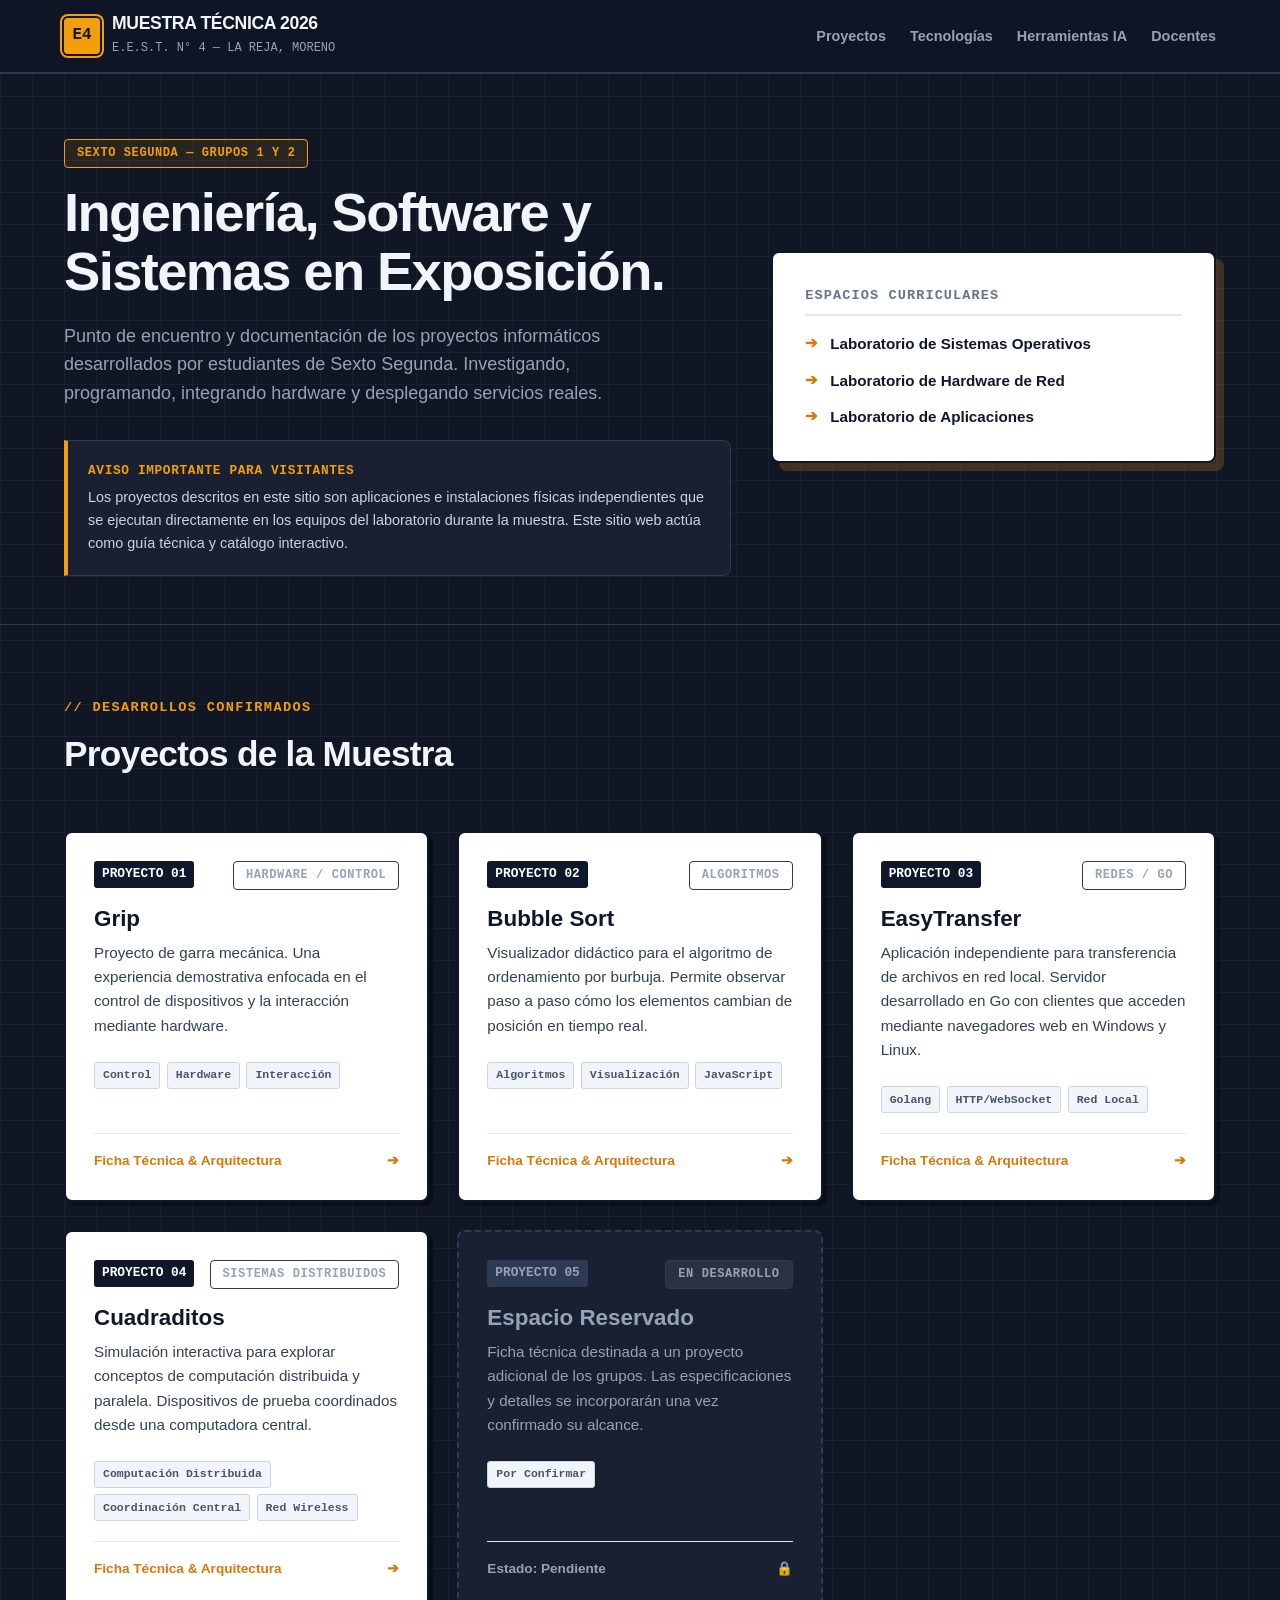
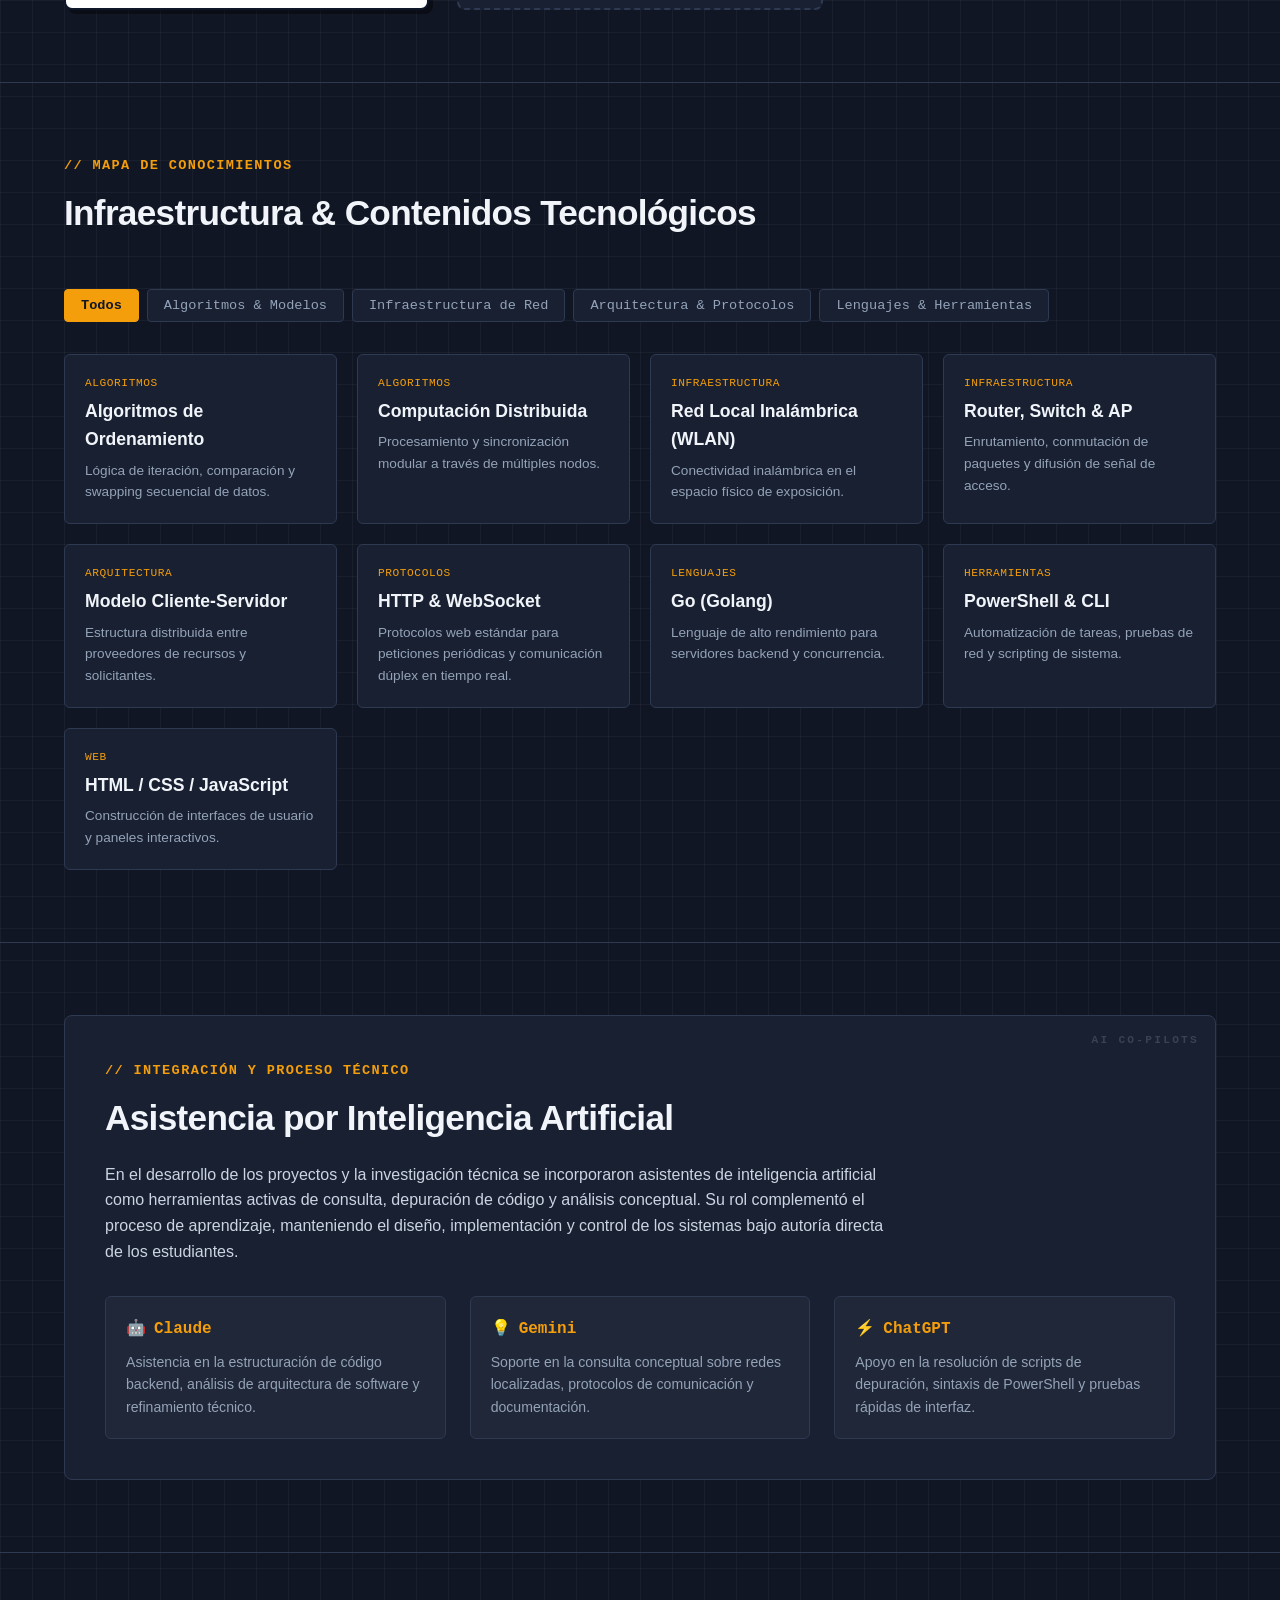
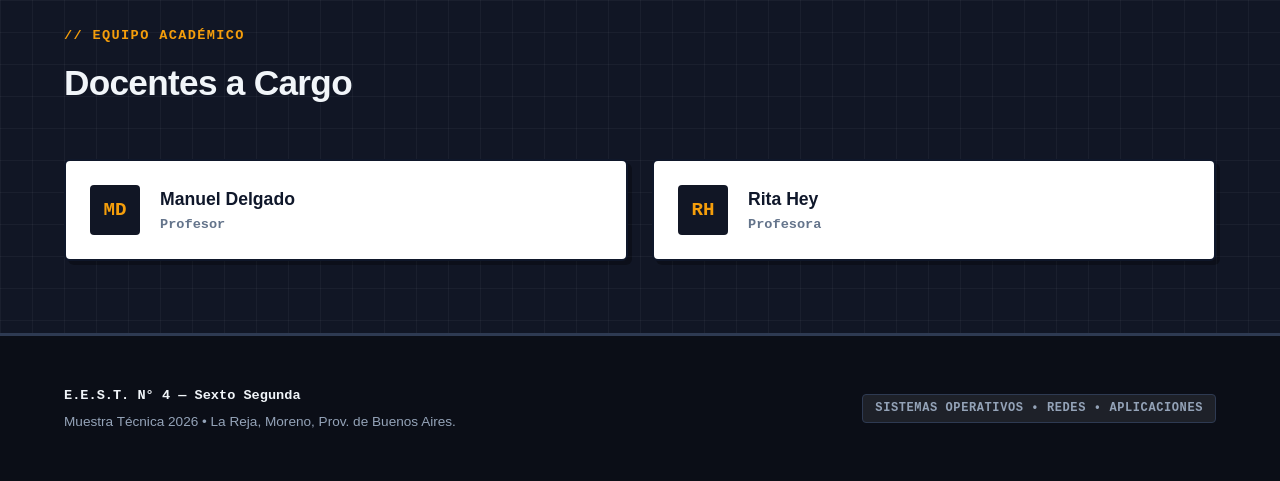
<file: muestra_t_cnica_2026.html>
<!DOCTYPE html>
<html lang="es" class="scroll-smooth">
<head>
    <meta charset="UTF-8">
    <meta name="viewport" content="width=device-width, initial-scale=1.0">
    <title>Muestra Técnica 2026 — Sexto Segunda | E.E.S.T. N° 4 La Reja</title>
    <!-- Self-Contained Engineering & Blueprint Inspired CSS -->
    <style>
        /* CSS Reset & Base Design System */
        *, *::before, *::after {
            box-sizing: border-box;
            margin: 0;
            padding: 0;
        }

        :root {
            --bg-slate: #111625;
            --bg-slate-card: #182032;
            --bg-grid: rgba(255, 255, 255, 0.04);
            --paper-white: #ffffff;
            --paper-off: #f8fafc;
            --amber-main: #f59e0b;
            --amber-dark: #d97706;
            --amber-light: #fef3c7;
            --text-dark: #0f172a;
            --text-muted: #64748b;
            --text-light: #f1f5f9;
            --text-light-muted: #94a3b8;
            --border-blueprint: #2e3a52;
            --border-light: #e2e8f0;
            --font-sans: -apple-system, BlinkMacSystemFont, "Segoe UI", Roboto, Helvetica, Arial, sans-serif;
            --font-mono: ui-monospace, SFMono-Regular, Menlo, Monaco, Consolas, "Liberation Mono", "Courier New", monospace;
        }

        body {
            background-color: var(--bg-slate);
            color: var(--text-light);
            font-family: var(--font-sans);
            line-height: 1.6;
            overflow-x: hidden;
            background-image: 
                linear-gradient(to right, var(--bg-grid) 1px, transparent 1px),
                linear-gradient(to bottom, var(--bg-grid) 1px, transparent 1px);
            background-size: 32px 32px;
        }

        /* Utility Layouts */
        .container {
            max-width: 1200px;
            margin: 0 auto;
            padding: 0 1.5rem;
        }

        /* Typography & Badges */
        .font-mono { font-family: var(--font-mono); }
        .text-amber { color: var(--amber-main); }
        .bg-amber { background-color: var(--amber-main); }
        
        .badge {
            display: inline-flex;
            align-items: center;
            gap: 0.5rem;
            padding: 0.25rem 0.75rem;
            border-radius: 4px;
            font-size: 0.75rem;
            font-weight: 700;
            letter-spacing: 0.05em;
            text-transform: uppercase;
            font-family: var(--font-mono);
        }
        
        .badge-outline {
            border: 1px solid var(--amber-main);
            color: var(--amber-main);
            background: rgba(245, 158, 11, 0.1);
        }

        .badge-dark {
            background: rgba(255, 255, 255, 0.08);
            color: var(--text-light-muted);
            border: 1px solid var(--border-blueprint);
        }

        /* Header & Navigation */
        header {
            position: sticky;
            top: 0;
            z-index: 40;
            background-color: rgba(17, 22, 37, 0.92);
            backdrop-filter: blur(8px);
            border-bottom: 2px solid var(--border-blueprint);
        }

        .nav-inner {
            display: flex;
            align-items: center;
            justify-content: space-between;
            height: 72px;
        }

        .brand {
            display: flex;
            align-items: center;
            gap: 0.75rem;
            text-decoration: none;
            color: var(--text-light);
        }

        .brand-icon {
            width: 36px;
            height: 36px;
            background-color: var(--amber-main);
            color: var(--text-dark);
            font-weight: 900;
            display: grid;
            place-items: center;
            font-family: var(--font-mono);
            border-radius: 4px;
            box-shadow: 0 0 0 2px var(--bg-slate), 0 0 0 4px var(--amber-main);
        }

        .brand-text h1 {
            font-size: 1.1rem;
            font-weight: 800;
            line-height: 1.1;
            letter-spacing: -0.02em;
        }

        .brand-text span {
            font-size: 0.75rem;
            color: var(--text-light-muted);
            font-family: var(--font-mono);
        }

        .nav-links {
            display: flex;
            gap: 1.5rem;
            list-style: none;
        }

        .nav-links a {
            color: var(--text-light-muted);
            text-decoration: none;
            font-size: 0.9rem;
            font-weight: 600;
            transition: color 0.2s;
        }

        .nav-links a:hover {
            color: var(--amber-main);
        }

        .mobile-menu-btn {
            display: none;
            background: none;
            border: 1px solid var(--border-blueprint);
            color: var(--text-light);
            padding: 0.5rem;
            border-radius: 4px;
            cursor: pointer;
        }

        /* Hero Section */
        .hero {
            padding: 4rem 0 3rem;
            border-bottom: 1px solid var(--border-blueprint);
            position: relative;
        }

        .hero-grid {
            display: grid;
            grid-template-columns: 1.2fr 0.8fr;
            gap: 2.5rem;
            align-items: center;
        }

        .hero-title {
            font-size: clamp(2.2rem, 5vw, 3.4rem);
            font-weight: 900;
            line-height: 1.08;
            letter-spacing: -0.03em;
            margin-top: 1rem;
            margin-bottom: 1.25rem;
        }

        .hero-description {
            font-size: 1.125rem;
            color: var(--text-light-muted);
            margin-bottom: 2rem;
            max-width: 620px;
        }

        .hero-notice {
            background-color: var(--bg-slate-card);
            border-left: 4px solid var(--amber-main);
            padding: 1.25rem;
            border-radius: 0 8px 8px 0;
            font-size: 0.9rem;
            color: #cbd5e1;
            border-top: 1px solid var(--border-blueprint);
            border-right: 1px solid var(--border-blueprint);
            border-bottom: 1px solid var(--border-blueprint);
        }

        .hero-notice strong {
            color: var(--amber-main);
            display: block;
            margin-bottom: 0.25rem;
            font-family: var(--font-mono);
            text-transform: uppercase;
            font-size: 0.8rem;
            letter-spacing: 0.05em;
        }

        .hero-stats {
            background: var(--paper-white);
            color: var(--text-dark);
            padding: 2rem;
            border-radius: 8px;
            box-shadow: 8px 8px 0px rgba(245, 158, 11, 0.2);
            border: 2px solid var(--text-dark);
        }

        .hero-stats h3 {
            font-size: 0.85rem;
            text-transform: uppercase;
            letter-spacing: 0.08em;
            color: var(--text-muted);
            margin-bottom: 1rem;
            font-family: var(--font-mono);
            border-bottom: 2px solid var(--border-light);
            padding-bottom: 0.5rem;
        }

        .subjects-list {
            list-style: none;
            display: flex;
            flex-direction: column;
            gap: 0.75rem;
        }

        .subjects-list li {
            display: flex;
            align-items: center;
            gap: 0.75rem;
            font-weight: 700;
            font-size: 0.95rem;
        }

        .subjects-list li::before {
            content: "➔";
            color: var(--amber-dark);
            font-family: var(--font-mono);
        }

        /* Projects Section */
        .section {
            padding: 4.5rem 0;
            border-bottom: 1px solid var(--border-blueprint);
        }

        .section-header {
            margin-bottom: 3rem;
            display: flex;
            flex-direction: column;
            gap: 0.5rem;
        }

        .section-subtitle {
            font-family: var(--font-mono);
            color: var(--amber-main);
            font-size: 0.85rem;
            text-transform: uppercase;
            letter-spacing: 0.1em;
            font-weight: 700;
        }

        .section-title {
            font-size: 2.2rem;
            font-weight: 800;
            letter-spacing: -0.02em;
        }

        .projects-grid {
            display: grid;
            grid-template-columns: repeat(auto-fit, minmax(320px, 1fr));
            gap: 1.75rem;
        }

        /* White Blueprint Cards for High Contrast */
        .project-card {
            background-color: var(--paper-white);
            color: var(--text-dark);
            border-radius: 8px;
            border: 2px solid var(--text-dark);
            padding: 1.75rem;
            display: flex;
            flex-direction: column;
            justify-content: space-between;
            transition: transform 0.2s, box-shadow 0.2s;
            cursor: pointer;
            position: relative;
            box-shadow: 4px 4px 0px rgba(0,0,0,0.4);
        }

        .project-card:hover {
            transform: translateY(-4px);
            box-shadow: 8px 8px 0px var(--amber-main);
        }

        .project-card.reserved {
            background-color: var(--bg-slate-card);
            color: var(--text-light-muted);
            border: 2px dashed var(--border-blueprint);
            cursor: default;
            box-shadow: none;
        }

        .project-card.reserved:hover {
            transform: none;
            box-shadow: none;
        }

        .project-header {
            display: flex;
            justify-content: space-between;
            align-items: flex-start;
            margin-bottom: 1rem;
        }

        .project-id {
            font-family: var(--font-mono);
            font-size: 0.8rem;
            font-weight: 800;
            background-color: var(--text-dark);
            color: var(--paper-white);
            padding: 0.2rem 0.5rem;
            border-radius: 3px;
        }

        .reserved .project-id {
            background-color: var(--border-blueprint);
            color: var(--text-light-muted);
        }

        .project-title {
            font-size: 1.4rem;
            font-weight: 800;
            margin-bottom: 0.5rem;
            line-height: 1.2;
        }

        .project-desc {
            font-size: 0.95rem;
            color: #334155;
            margin-bottom: 1.5rem;
            flex-grow: 1;
        }

        .reserved .project-desc {
            color: var(--text-light-muted);
        }

        .project-tags {
            display: flex;
            flex-wrap: wrap;
            gap: 0.4rem;
            margin-bottom: 1.25rem;
        }

        .tag {
            font-size: 0.72rem;
            font-family: var(--font-mono);
            padding: 0.2rem 0.5rem;
            background-color: #f1f5f9;
            color: #475569;
            border-radius: 3px;
            border: 1px solid #cbd5e1;
            font-weight: 600;
        }

        .project-footer {
            display: flex;
            align-items: center;
            justify-content: space-between;
            border-top: 1px solid var(--border-light);
            padding-top: 1rem;
            font-size: 0.85rem;
            font-weight: 700;
            color: var(--amber-dark);
        }

        /* Technical Stack Section */
        .stack-filters {
            display: flex;
            gap: 0.5rem;
            margin-bottom: 2rem;
            flex-wrap: wrap;
        }

        .filter-btn {
            background-color: var(--bg-slate-card);
            border: 1px solid var(--border-blueprint);
            color: var(--text-light-muted);
            padding: 0.5rem 1rem;
            border-radius: 4px;
            font-family: var(--font-mono);
            font-size: 0.85rem;
            cursor: pointer;
            transition: all 0.2s;
        }

        .filter-btn:hover, .filter-btn.active {
            background-color: var(--amber-main);
            color: var(--text-dark);
            border-color: var(--amber-main);
            font-weight: 700;
        }

        .stack-grid {
            display: grid;
            grid-template-columns: repeat(auto-fill, minmax(260px, 1fr));
            gap: 1.25rem;
        }

        .stack-item {
            background: var(--bg-slate-card);
            border: 1px solid var(--border-blueprint);
            padding: 1.25rem;
            border-radius: 6px;
            transition: border-color 0.2s, opacity 0.3s;
        }

        .stack-item:hover {
            border-color: var(--amber-main);
        }

        .stack-item.hidden {
            display: none;
        }

        .stack-cat {
            font-family: var(--font-mono);
            font-size: 0.7rem;
            text-transform: uppercase;
            color: var(--amber-main);
            letter-spacing: 0.05em;
            margin-bottom: 0.25rem;
        }

        .stack-name {
            font-size: 1.1rem;
            font-weight: 700;
            margin-bottom: 0.4rem;
        }

        .stack-detail {
            font-size: 0.85rem;
            color: var(--text-light-muted);
        }

        /* AI Recognition Section */
        .ai-card {
            background-color: var(--bg-slate-card);
            border: 1px solid var(--border-blueprint);
            border-radius: 8px;
            padding: 2.5rem;
            position: relative;
            overflow: hidden;
        }

        .ai-card::before {
            content: "AI CO-PILOTS";
            position: absolute;
            top: 1rem;
            right: 1rem;
            font-family: var(--font-mono);
            font-size: 0.7rem;
            font-weight: 800;
            color: rgba(255, 255, 255, 0.15);
            letter-spacing: 0.2em;
        }

        .ai-grid {
            display: grid;
            grid-template-columns: repeat(auto-fit, minmax(220px, 1fr));
            gap: 1.5rem;
            margin-top: 2rem;
        }

        .ai-tool {
            background: rgba(255, 255, 255, 0.03);
            border: 1px solid var(--border-blueprint);
            padding: 1.25rem;
            border-radius: 6px;
        }

        .ai-tool h4 {
            font-family: var(--font-mono);
            color: var(--amber-main);
            font-size: 1rem;
            margin-bottom: 0.5rem;
            display: flex;
            align-items: center;
            gap: 0.5rem;
        }

        .ai-tool p {
            font-size: 0.88rem;
            color: var(--text-light-muted);
        }

        /* Docentes Section */
        .faculty-grid {
            display: grid;
            grid-template-columns: repeat(auto-fit, minmax(280px, 1fr));
            gap: 1.5rem;
        }

        .faculty-card {
            background-color: var(--paper-white);
            color: var(--text-dark);
            border: 2px solid var(--text-dark);
            border-radius: 6px;
            padding: 1.5rem;
            display: flex;
            align-items: center;
            gap: 1.25rem;
            box-shadow: 4px 4px 0px rgba(0,0,0,0.3);
        }

        .faculty-avatar {
            width: 50px;
            height: 50px;
            background-color: var(--bg-slate);
            color: var(--amber-main);
            border-radius: 4px;
            display: grid;
            place-items: center;
            font-weight: 800;
            font-family: var(--font-mono);
            font-size: 1.2rem;
        }

        .faculty-info h4 {
            font-size: 1.1rem;
            font-weight: 800;
        }

        .faculty-info p {
            font-size: 0.85rem;
            color: var(--text-muted);
            font-family: var(--font-mono);
            font-weight: 600;
        }

        /* Footer */
        footer {
            background-color: #0b0e17;
            padding: 3rem 0;
            color: var(--text-light-muted);
            font-size: 0.85rem;
            border-top: 2px solid var(--border-blueprint);
        }

        .footer-flex {
            display: flex;
            justify-content: space-between;
            align-items: center;
            flex-wrap: wrap;
            gap: 1.5rem;
        }

        /* Modal View System */
        .modal-overlay {
            position: fixed;
            top: 0;
            left: 0;
            right: 0;
            bottom: 0;
            background-color: rgba(11, 14, 23, 0.85);
            backdrop-filter: blur(6px);
            z-index: 50;
            display: flex;
            align-items: center;
            justify-content: center;
            padding: 1.5rem;
            opacity: 0;
            pointer-events: none;
            transition: opacity 0.25s ease;
        }

        .modal-overlay.open {
            opacity: 1;
            pointer-events: auto;
        }

        .modal-container {
            background-color: var(--paper-white);
            color: var(--text-dark);
            width: 100%;
            max-width: 720px;
            max-height: 90vh;
            overflow-y: auto;
            border-radius: 8px;
            border: 3px solid var(--text-dark);
            box-shadow: 12px 12px 0px rgba(245, 158, 11, 0.9);
            padding: 2rem;
            position: relative;
            transform: translateY(20px);
            transition: transform 0.25s ease;
        }

        .modal-overlay.open .modal-container {
            transform: translateY(0);
        }

        .modal-close {
            position: absolute;
            top: 1.25rem;
            right: 1.25rem;
            background: var(--text-dark);
            color: var(--paper-white);
            border: none;
            width: 32px;
            height: 32px;
            border-radius: 4px;
            font-weight: 800;
            cursor: pointer;
            display: grid;
            place-items: center;
            font-family: var(--font-mono);
        }

        .modal-close:hover {
            background-color: var(--amber-dark);
        }

        /* Mobile Responsive Tweaks */
        @media (max-width: 768px) {
            .hero-grid {
                grid-template-columns: 1fr;
            }

            .nav-links {
                display: none;
                position: absolute;
                top: 72px;
                left: 0;
                right: 0;
                background-color: var(--bg-slate-card);
                flex-direction: column;
                padding: 1.5rem;
                border-bottom: 2px solid var(--border-blueprint);
            }

            .nav-links.active {
                display: flex;
            }

            .mobile-menu-btn {
                display: block;
            }

            .projects-grid {
                grid-template-columns: 1fr;
            }
        }

        /* Print Styling */
        @media print {
            body {
                background: white !important;
                color: black !important;
            }
            header, .modal-overlay, .filter-btn, .mobile-menu-btn {
                display: none !important;
            }
            .project-card, .faculty-card {
                box-shadow: none !important;
                border: 1px solid #000 !important;
                break-inside: avoid;
            }
        }
    </style>
</head>
<body>

    <!-- Header Section -->
    <header>
        <div class="container nav-inner">
            <a href="#" class="brand">
                <div class="brand-icon">E4</div>
                <div class="brand-text">
                    <h1>MUESTRA TÉCNICA 2026</h1>
                    <span>E.E.S.T. N° 4 — LA REJA, MORENO</span>
                </div>
            </a>

            <button class="mobile-menu-btn" id="mobileMenuBtn" aria-label="Abrir Menú">
                <svg width="24" height="24" fill="none" stroke="currentColor" stroke-width="2"><path d="M4 6h16M4 12h16M4 18h16"/></svg>
            </button>

            <ul class="nav-links" id="navLinks">
                <li><a href="#proyectos">Proyectos</a></li>
                <li><a href="#tecnologias">Tecnologías</a></li>
                <li><a href="#ia-tools">Herramientas IA</a></li>
                <li><a href="#docentes">Docentes</a></li>
            </ul>
        </div>
    </header>

    <!-- Hero Section -->
    <section class="hero">
        <div class="container hero-grid">
            <div>
                <span class="badge badge-outline">SEXTO SEGUNDA — GRUPOS 1 Y 2</span>
                <h2 class="hero-title">Ingeniería, Software y Sistemas en Exposición.</h2>
                <p class="hero-description">
                    Punto de encuentro y documentación de los proyectos informáticos desarrollados por estudiantes de Sexto Segunda. Investigando, programando, integrando hardware y desplegando servicios reales.
                </p>
                
                <div class="hero-notice">
                    <strong>Aviso importante para visitantes</strong>
                    Los proyectos descritos en este sitio son aplicaciones e instalaciones físicas independientes que se ejecutan directamente en los equipos del laboratorio durante la muestra. Este sitio web actúa como guía técnica y catálogo interactivo.
                </div>
            </div>

            <div class="hero-stats">
                <h3>Espacios Curriculares</h3>
                <ul class="subjects-list">
                    <li>Laboratorio de Sistemas Operativos</li>
                    <li>Laboratorio de Hardware de Red</li>
                    <li>Laboratorio de Aplicaciones</li>
                </ul>
            </div>
        </div>
    </section>

    <!-- Main Projects Section -->
    <section class="section" id="proyectos">
        <div class="container">
            <div class="section-header">
                <span class="section-subtitle">// DESARROLLOS CONFIRMADOS</span>
                <h2 class="section-title">Proyectos de la Muestra</h2>
            </div>

            <div class="projects-grid">

                <!-- Proyecto 1 -->
                <article class="project-card" onclick="openProjectModal('grip')">
                    <div>
                        <div class="project-header">
                            <span class="project-id">PROYECTO 01</span>
                            <span class="badge badge-dark">HARDWARE / CONTROL</span>
                        </div>
                        <h3 class="project-title">Grip</h3>
                        <p class="project-desc">
                            Proyecto de garra mecánica. Una experiencia demostrativa enfocada en el control de dispositivos y la interacción mediante hardware.
                        </p>
                        <div class="project-tags">
                            <span class="tag">Control</span>
                            <span class="tag">Hardware</span>
                            <span class="tag">Interacción</span>
                        </div>
                    </div>
                    <div class="project-footer">
                        <span>Ficha Técnica & Arquitectura</span>
                        <span>➔</span>
                    </div>
                </article>

                <!-- Proyecto 2 -->
                <article class="project-card" onclick="openProjectModal('bubblesort')">
                    <div>
                        <div class="project-header">
                            <span class="project-id">PROYECTO 02</span>
                            <span class="badge badge-dark">ALGORITMOS</span>
                        </div>
                        <h3 class="project-title">Bubble Sort</h3>
                        <p class="project-desc">
                            Visualizador didáctico para el algoritmo de ordenamiento por burbuja. Permite observar paso a paso cómo los elementos cambian de posición en tiempo real.
                        </p>
                        <div class="project-tags">
                            <span class="tag">Algoritmos</span>
                            <span class="tag">Visualización</span>
                            <span class="tag">JavaScript</span>
                        </div>
                    </div>
                    <div class="project-footer">
                        <span>Ficha Técnica & Arquitectura</span>
                        <span>➔</span>
                    </div>
                </article>

                <!-- Proyecto 3 -->
                <article class="project-card" onclick="openProjectModal('easytransfer')">
                    <div>
                        <div class="project-header">
                            <span class="project-id">PROYECTO 03</span>
                            <span class="badge badge-dark">REDES / GO</span>
                        </div>
                        <h3 class="project-title">EasyTransfer</h3>
                        <p class="project-desc">
                            Aplicación independiente para transferencia de archivos en red local. Servidor desarrollado en Go con clientes que acceden mediante navegadores web en Windows y Linux.
                        </p>
                        <div class="project-tags">
                            <span class="tag">Golang</span>
                            <span class="tag">HTTP/WebSocket</span>
                            <span class="tag">Red Local</span>
                        </div>
                    </div>
                    <div class="project-footer">
                        <span>Ficha Técnica & Arquitectura</span>
                        <span>➔</span>
                    </div>
                </article>

                <!-- Proyecto 4 -->
                <article class="project-card" onclick="openProjectModal('cuadraditos')">
                    <div>
                        <div class="project-header">
                            <span class="project-id">PROYECTO 04</span>
                            <span class="badge badge-dark">SISTEMAS DISTRIBUIDOS</span>
                        </div>
                        <h3 class="project-title">Cuadraditos</h3>
                        <p class="project-desc">
                            Simulación interactiva para explorar conceptos de computación distribuida y paralela. Dispositivos de prueba coordinados desde una computadora central.
                        </p>
                        <div class="project-tags">
                            <span class="tag">Computación Distribuida</span>
                            <span class="tag">Coordinación Central</span>
                            <span class="tag">Red Wireless</span>
                        </div>
                    </div>
                    <div class="project-footer">
                        <span>Ficha Técnica & Arquitectura</span>
                        <span>➔</span>
                    </div>
                </article>

                <!-- Proyecto 5: Reservado -->
                <article class="project-card reserved">
                    <div>
                        <div class="project-header">
                            <span class="project-id">PROYECTO 05</span>
                            <span class="badge badge-dark">EN DESARROLLO</span>
                        </div>
                        <h3 class="project-title" style="color: var(--text-light-muted);">Espacio Reservado</h3>
                        <p class="project-desc">
                            Ficha técnica destinada a un proyecto adicional de los grupos. Las especificaciones y detalles se incorporarán una vez confirmado su alcance.
                        </p>
                        <div class="project-tags">
                            <span class="tag">Por Confirmar</span>
                        </div>
                    </div>
                    <div class="project-footer" style="color: var(--text-light-muted);">
                        <span>Estado: Pendiente</span>
                        <span>🔒</span>
                    </div>
                </article>

            </div>
        </div>
    </section>

    <!-- Tech Stack Map Section -->
    <section class="section" id="tecnologias">
        <div class="container">
            <div class="section-header">
                <span class="section-subtitle">// MAPA DE CONOCIMIENTOS</span>
                <h2 class="section-title">Infraestructura & Contenidos Tecnológicos</h2>
            </div>

            <div class="stack-filters">
                <button class="filter-btn active" onclick="filterStack('all')">Todos</button>
                <button class="filter-btn" onclick="filterStack('algoritmos')">Algoritmos & Modelos</button>
                <button class="filter-btn" onclick="filterStack('redes')">Infraestructura de Red</button>
                <button class="filter-btn" onclick="filterStack('proto')">Arquitectura & Protocolos</button>
                <button class="filter-btn" onclick="filterStack('dev')">Lenguajes & Herramientas</button>
            </div>

            <div class="stack-grid" id="stackGrid">
                <div class="stack-item" data-cat="algoritmos">
                    <div class="stack-cat">Algoritmos</div>
                    <div class="stack-name">Algoritmos de Ordenamiento</div>
                    <div class="stack-detail">Lógica de iteración, comparación y swapping secuencial de datos.</div>
                </div>

                <div class="stack-item" data-cat="algoritmos">
                    <div class="stack-cat">Algoritmos</div>
                    <div class="stack-name">Computación Distribuida</div>
                    <div class="stack-detail">Procesamiento y sincronización modular a través de múltiples nodos.</div>
                </div>

                <div class="stack-item" data-cat="redes">
                    <div class="stack-cat">Infraestructura</div>
                    <div class="stack-name">Red Local Inalámbrica (WLAN)</div>
                    <div class="stack-detail">Conectividad inalámbrica en el espacio físico de exposición.</div>
                </div>

                <div class="stack-item" data-cat="redes">
                    <div class="stack-cat">Infraestructura</div>
                    <div class="stack-name">Router, Switch & AP</div>
                    <div class="stack-detail">Enrutamiento, conmutación de paquetes y difusión de señal de acceso.</div>
                </div>

                <div class="stack-item" data-cat="proto">
                    <div class="stack-cat">Arquitectura</div>
                    <div class="stack-name">Modelo Cliente-Servidor</div>
                    <div class="stack-detail">Estructura distribuida entre proveedores de recursos y solicitantes.</div>
                </div>

                <div class="stack-item" data-cat="proto">
                    <div class="stack-cat">Protocolos</div>
                    <div class="stack-name">HTTP & WebSocket</div>
                    <div class="stack-detail">Protocolos web estándar para peticiones periódicas y comunicación dúplex en tiempo real.</div>
                </div>

                <div class="stack-item" data-cat="dev">
                    <div class="stack-cat">Lenguajes</div>
                    <div class="stack-name">Go (Golang)</div>
                    <div class="stack-detail">Lenguaje de alto rendimiento para servidores backend y concurrencia.</div>
                </div>

                <div class="stack-item" data-cat="dev">
                    <div class="stack-cat">Herramientas</div>
                    <div class="stack-name">PowerShell & CLI</div>
                    <div class="stack-detail">Automatización de tareas, pruebas de red y scripting de sistema.</div>
                </div>

                <div class="stack-item" data-cat="dev">
                    <div class="stack-cat">Web</div>
                    <div class="stack-name">HTML / CSS / JavaScript</div>
                    <div class="stack-detail">Construcción de interfaces de usuario y paneles interactivos.</div>
                </div>
            </div>
        </div>
    </section>

    <!-- AI Assistance Recognition Section -->
    <section class="section" id="ia-tools">
        <div class="container">
            <div class="ai-card">
                <span class="section-subtitle">// INTEGRACIÓN Y PROCESO TÉCNICO</span>
                <h2 class="section-title" style="margin-top: 0.5rem; margin-bottom: 1rem;">Asistencia por Inteligencia Artificial</h2>
                <p style="color: #cbd5e1; max-width: 780px;">
                    En el desarrollo de los proyectos y la investigación técnica se incorporaron asistentes de inteligencia artificial como herramientas activas de consulta, depuración de código y análisis conceptual. Su rol complementó el proceso de aprendizaje, manteniendo el diseño, implementación y control de los sistemas bajo autoría directa de los estudiantes.
                </p>

                <div class="ai-grid">
                    <div class="ai-tool">
                        <h4><span>🤖</span> Claude</h4>
                        <p>Asistencia en la estructuración de código backend, análisis de arquitectura de software y refinamiento técnico.</p>
                    </div>

                    <div class="ai-tool">
                        <h4><span>💡</span> Gemini</h4>
                        <p>Soporte en la consulta conceptual sobre redes localizadas, protocolos de comunicación y documentación.</p>
                    </div>

                    <div class="ai-tool">
                        <h4><span>⚡</span> ChatGPT</h4>
                        <p>Apoyo en la resolución de scripts de depuración, sintaxis de PowerShell y pruebas rápidas de interfaz.</p>
                    </div>
                </div>
            </div>
        </div>
    </section>

    <!-- Docentes Section -->
    <section class="section" id="docentes">
        <div class="container">
            <div class="section-header">
                <span class="section-subtitle">// EQUIPO ACADÉMICO</span>
                <h2 class="section-title">Docentes a Cargo</h2>
            </div>

            <div class="faculty-grid">
                <div class="faculty-card">
                    <div class="faculty-avatar">MD</div>
                    <div class="faculty-info">
                        <h4>Manuel Delgado</h4>
                        <p>Profesor</p>
                    </div>
                </div>

                <div class="faculty-card">
                    <div class="faculty-avatar">RH</div>
                    <div class="faculty-info">
                        <h4>Rita Hey</h4>
                        <p>Profesora</p>
                    </div>
                </div>
            </div>
        </div>
    </section>

    <!-- Footer -->
    <footer>
        <div class="container footer-flex">
            <div>
                <strong style="color: var(--text-light); font-family: var(--font-mono);">E.E.S.T. N° 4 — Sexto Segunda</strong>
                <p style="margin-top: 0.25rem;">Muestra Técnica 2026 • La Reja, Moreno, Prov. de Buenos Aires.</p>
            </div>
            <div>
                <span class="badge badge-dark">Sistemas Operativos • Redes • Aplicaciones</span>
            </div>
        </div>
    </footer>

    <!-- Interactive Modal Container -->
    <div class="modal-overlay" id="projectModal" onclick="closeModalOnOverlay(event)">
        <div class="modal-container">
            <button class="modal-close" onclick="closeProjectModal()">✕</button>
            <div id="modalContent">
                <!-- Content injected dynamically via JavaScript -->
            </div>
        </div>
    </div>

    <!-- Self-Contained JavaScript Logic -->
    <script>
        // Project Detail Master Dataset
        const projectData = {
            grip: {
                id: "PROYECTO 01",
                title: "Grip (Garra Mecánica)",
                category: "Hardware / Control e Interacción",
                description: "Grip es un proyecto centrado en la construcción y control de una garra mecánica. Constituye una experiencia demostrativa enfocada en la interacción directa con el usuario y la respuesta en tiempo real del dispositivo.",
                details: [
                    "Experiencia práctica de integración entre interfaz y dispositivo físico.",
                    "Prototipo orientado a probar conceptos de control e interacción.",
                    "Demostración operacional durante las jornadas de la muestra técnica."
                ],
                tech: ["Mecánica/Control", "Hardware", "Interacción", "Pruebas de Campo"]
            },
            bubblesort: {
                id: "PROYECTO 02",
                title: "Bubble Sort (Visualizador)",
                category: "Algoritmos y Estructuras de Datos",
                description: "Aplicación interactiva diseñada para observar gráficamente cómo opera el algoritmo de ordenamiento por burbuja. Facilita la comprensión pedagógica de los ciclos de comparación y el intercambio de posiciones.",
                details: [
                    "Demostración gráfica paso a paso de las pasadas del algoritmo.",
                    "Cambio de estado visual durante las iteraciones de ordenamiento.",
                    "Diseño orientado a la divulgación didáctica en la muestra."
                ],
                tech: ["Algoritmos", "Lógica de Programación", "Visualización Web", "JavaScript"]
            },
            easytransfer: {
                id: "PROYECTO 03",
                title: "EasyTransfer",
                category: "Redes & Servidor Backend",
                description: "Solución integral para compartir archivos de forma rápida entre dispositivos conectados a una misma red local sin depender de servicios externos o conexión a Internet.",
                details: [
                    "Servidor principal desarrollado en Go (Golang) para alto rendimiento.",
                    "Soporte de comunicación mediante HTTP y WebSockets para notificaciones instantáneas.",
                    "Acceso multiplataforma desde navegadores web convencionales en Windows y Linux.",
                    "Independencia de infraestructura cloud: opera autónomamente en la red local."
                ],
                tech: ["Go (Golang)", "HTTP / WebSocket", "Red Local (WLAN)", "Multiplataforma"]
            },
            cuadraditos: {
                id: "PROYECTO 04",
                title: "Cuadraditos",
                category: "Sistemas Distribuidores & Paralelos",
                description: "Simulación técnica orientada a explorar visual y conceptualmente el funcionamiento de la computación distribuida y el procesamiento en paralelo.",
                details: [
                    "Arquitectura centralizada: Una computadora coordina la lógica del sistema.",
                    "Dispositivos participantes conectados a la red local que responden a la coordinación central.",
                    "Demostración práctica de cómo se distribuyen estados y tareas en un entorno de red."
                ],
                tech: ["Computación Distribuida", "Coordinación Central", "Red Local", "Sincronización"]
            }
        };

        // Modal Controls
        function openProjectModal(key) {
            const data = projectData[key];
            if (!data) return;

            const contentHTML = `
                <span class="badge badge-outline" style="margin-bottom: 0.75rem;">${data.id} — ${data.category}</span>
                <h3 style="font-size: 1.8rem; font-weight: 900; margin-bottom: 1rem; color: var(--text-dark);">${data.title}</h3>
                <p style="font-size: 1rem; color: #334155; margin-bottom: 1.5rem; line-height: 1.6;">${data.description}</p>
                
                <h4 style="font-size: 0.85rem; font-family: var(--font-mono); text-transform: uppercase; color: var(--amber-dark); letter-spacing: 0.05em; margin-bottom: 0.75rem;">Características Técnicas</h4>
                <ul style="list-style: none; padding: 0; margin-bottom: 1.5rem;">
                    ${data.details.map(detail => `<li style="padding: 0.4rem 0; border-bottom: 1px solid var(--border-light); font-size: 0.92rem; color: #1e293b;">• ${detail}</li>`).join('')}
                </ul>

                <h4 style="font-size: 0.85rem; font-family: var(--font-mono); text-transform: uppercase; color: var(--amber-dark); letter-spacing: 0.05em; margin-bottom: 0.75rem;">Tecnologías / Conceptos</h4>
                <div style="display: flex; flex-wrap: wrap; gap: 0.5rem;">
                    ${data.tech.map(t => `<span class="tag" style="background: var(--text-dark); color: var(--paper-white); border: none;">${t}</span>`).join('')}
                </div>
            `;

            document.getElementById('modalContent').innerHTML = contentHTML;
            document.getElementById('projectModal').classList.add('open');
            document.body.style.overflow = 'hidden';
        }

        function closeProjectModal() {
            document.getElementById('projectModal').classList.remove('open');
            document.body.style.overflow = '';
        }

        function closeModalOnOverlay(e) {
            if (e.target.id === 'projectModal') {
                closeProjectModal();
            }
        }

        // Technical Stack Filter System
        function filterStack(category) {
            const buttons = document.querySelectorAll('.filter-btn');
            buttons.forEach(btn => btn.classList.remove('active'));

            // Set clicked button to active
            event.target.classList.add('active');

            const items = document.querySelectorAll('.stack-item');
            items.forEach(item => {
                if (category === 'all' || item.getAttribute('data-cat') === category) {
                    item.classList.remove('hidden');
                } else {
                    item.classList.add('hidden');
                }
            });
        }

        // Mobile Menu Navigation Toggle
        const mobileMenuBtn = document.getElementById('mobileMenuBtn');
        const navLinks = document.getElementById('navLinks');

        mobileMenuBtn.addEventListener('click', () => {
            navLinks.classList.toggle('active');
        });

        // Close menu when clicking links on mobile
        document.querySelectorAll('.nav-links a').forEach(link => {
            link.addEventListener('click', () => {
                navLinks.classList.remove('active');
            });
        });
    </script>
</body>
</html>
</file>
